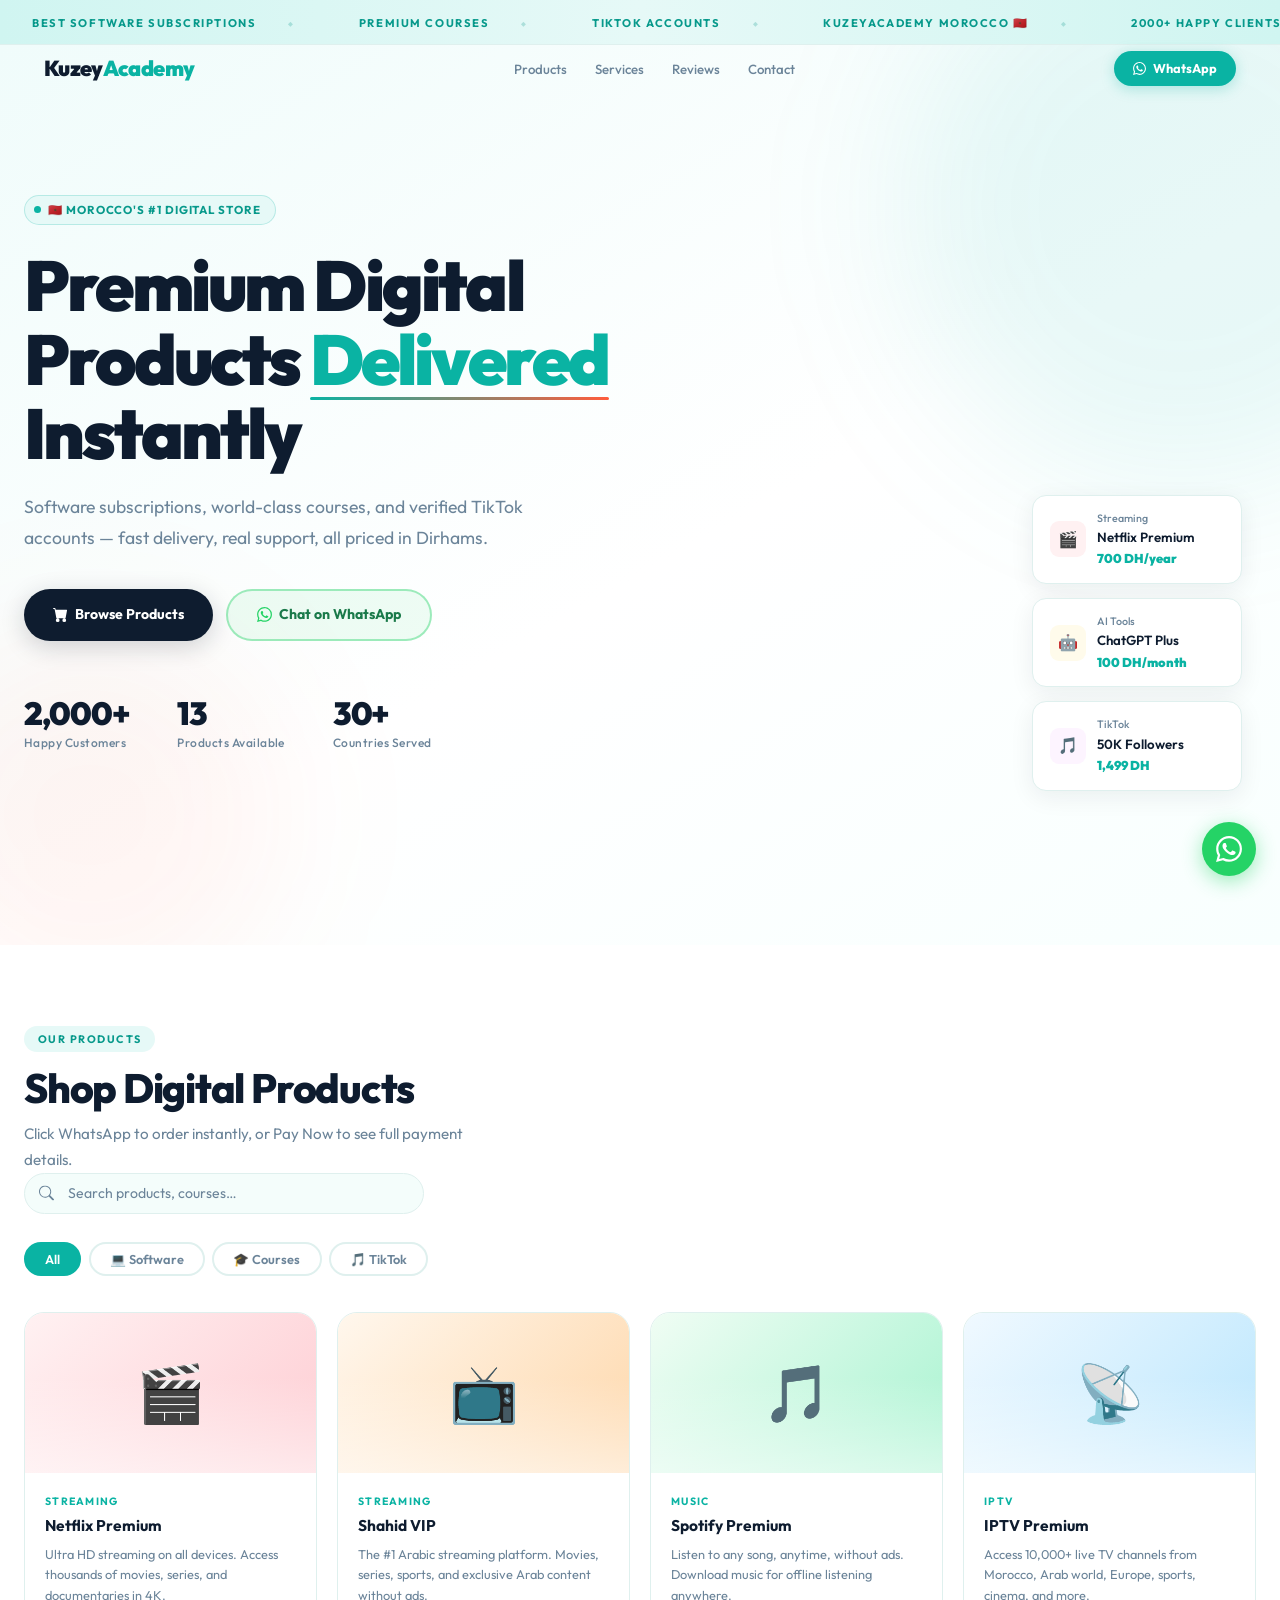
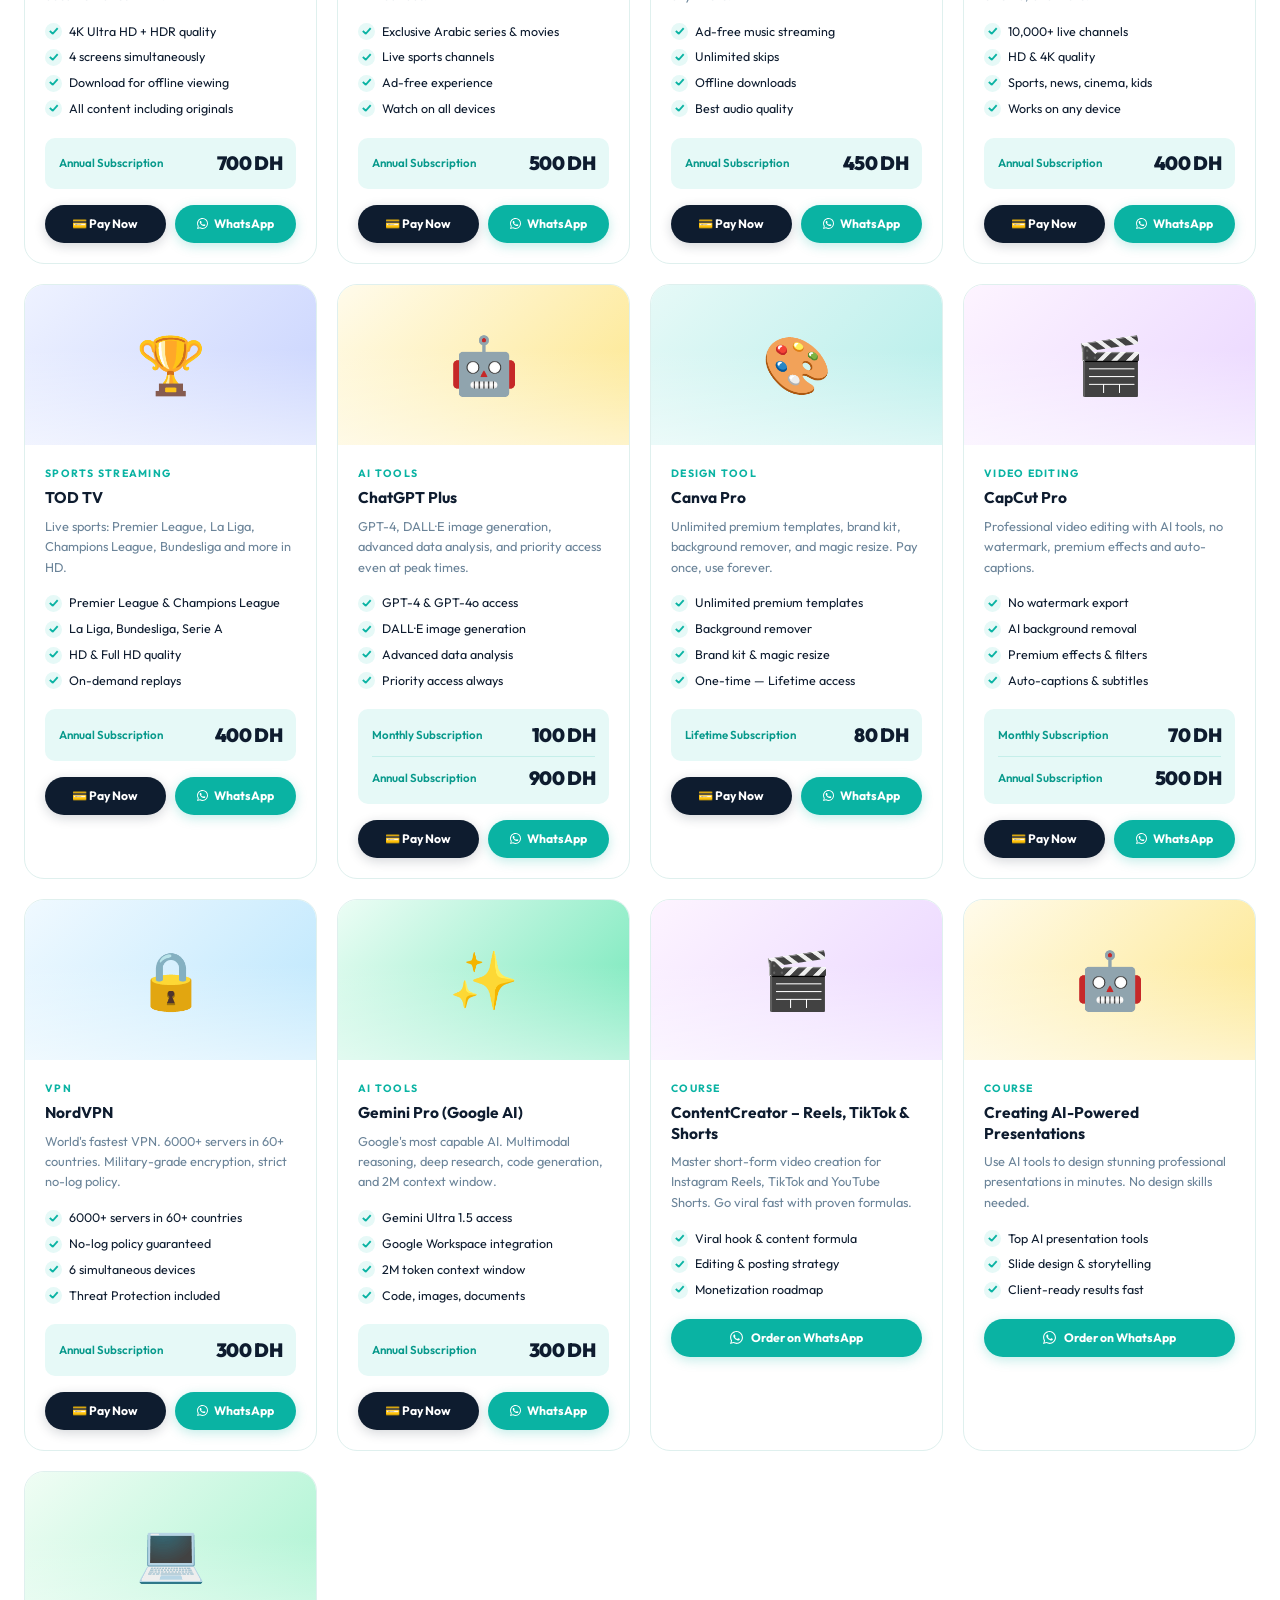
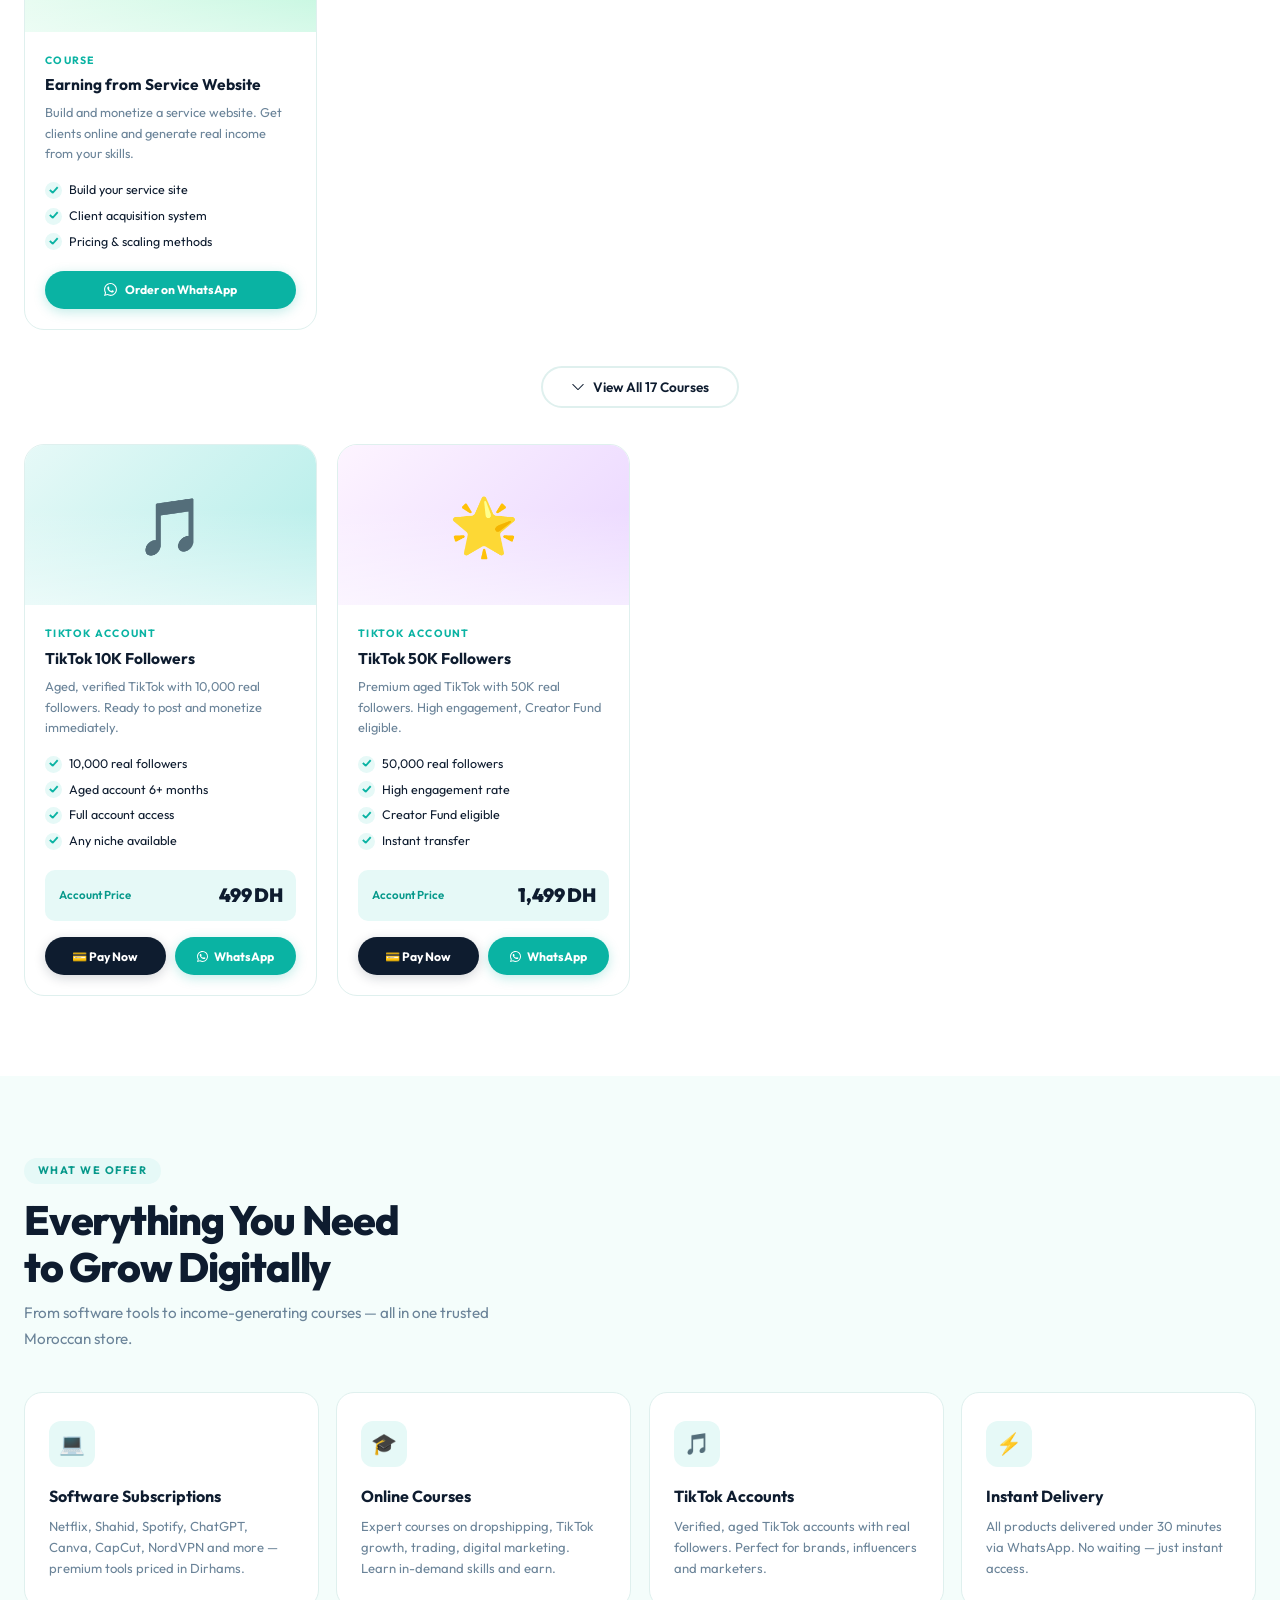
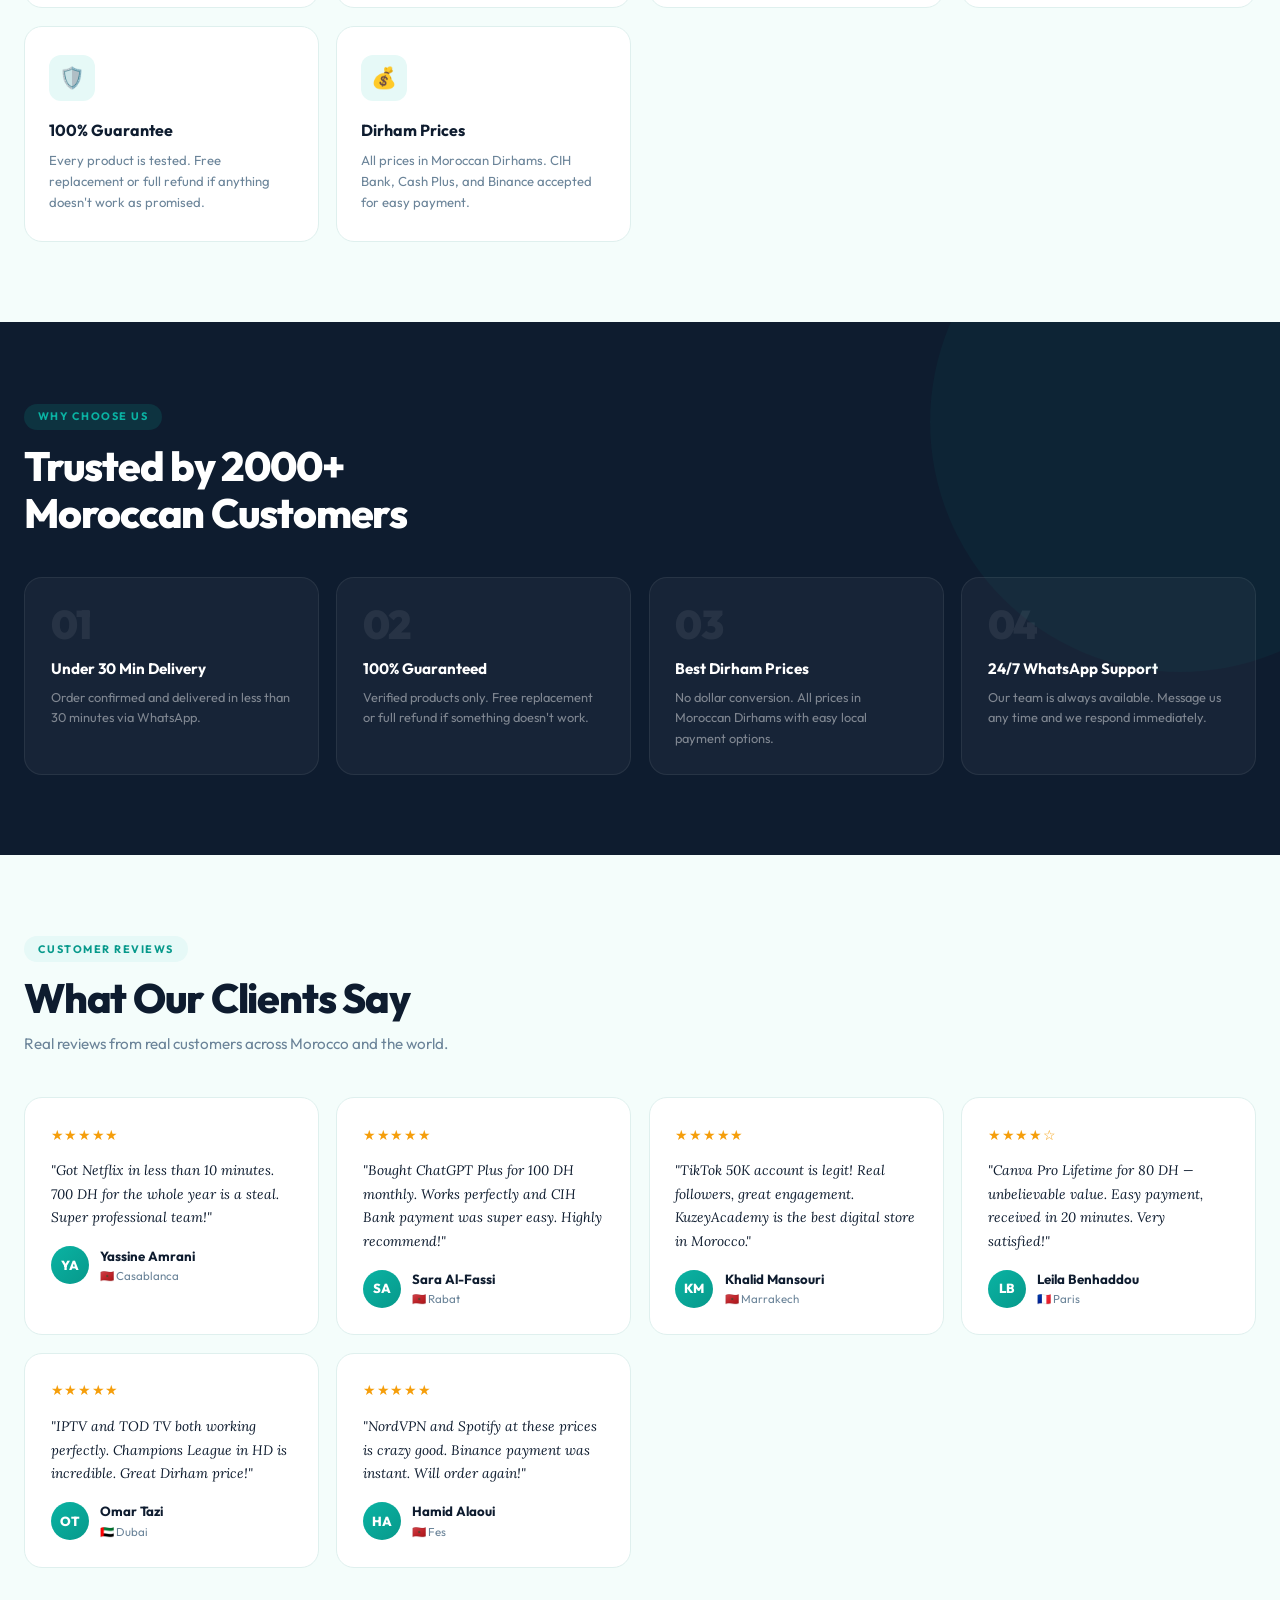
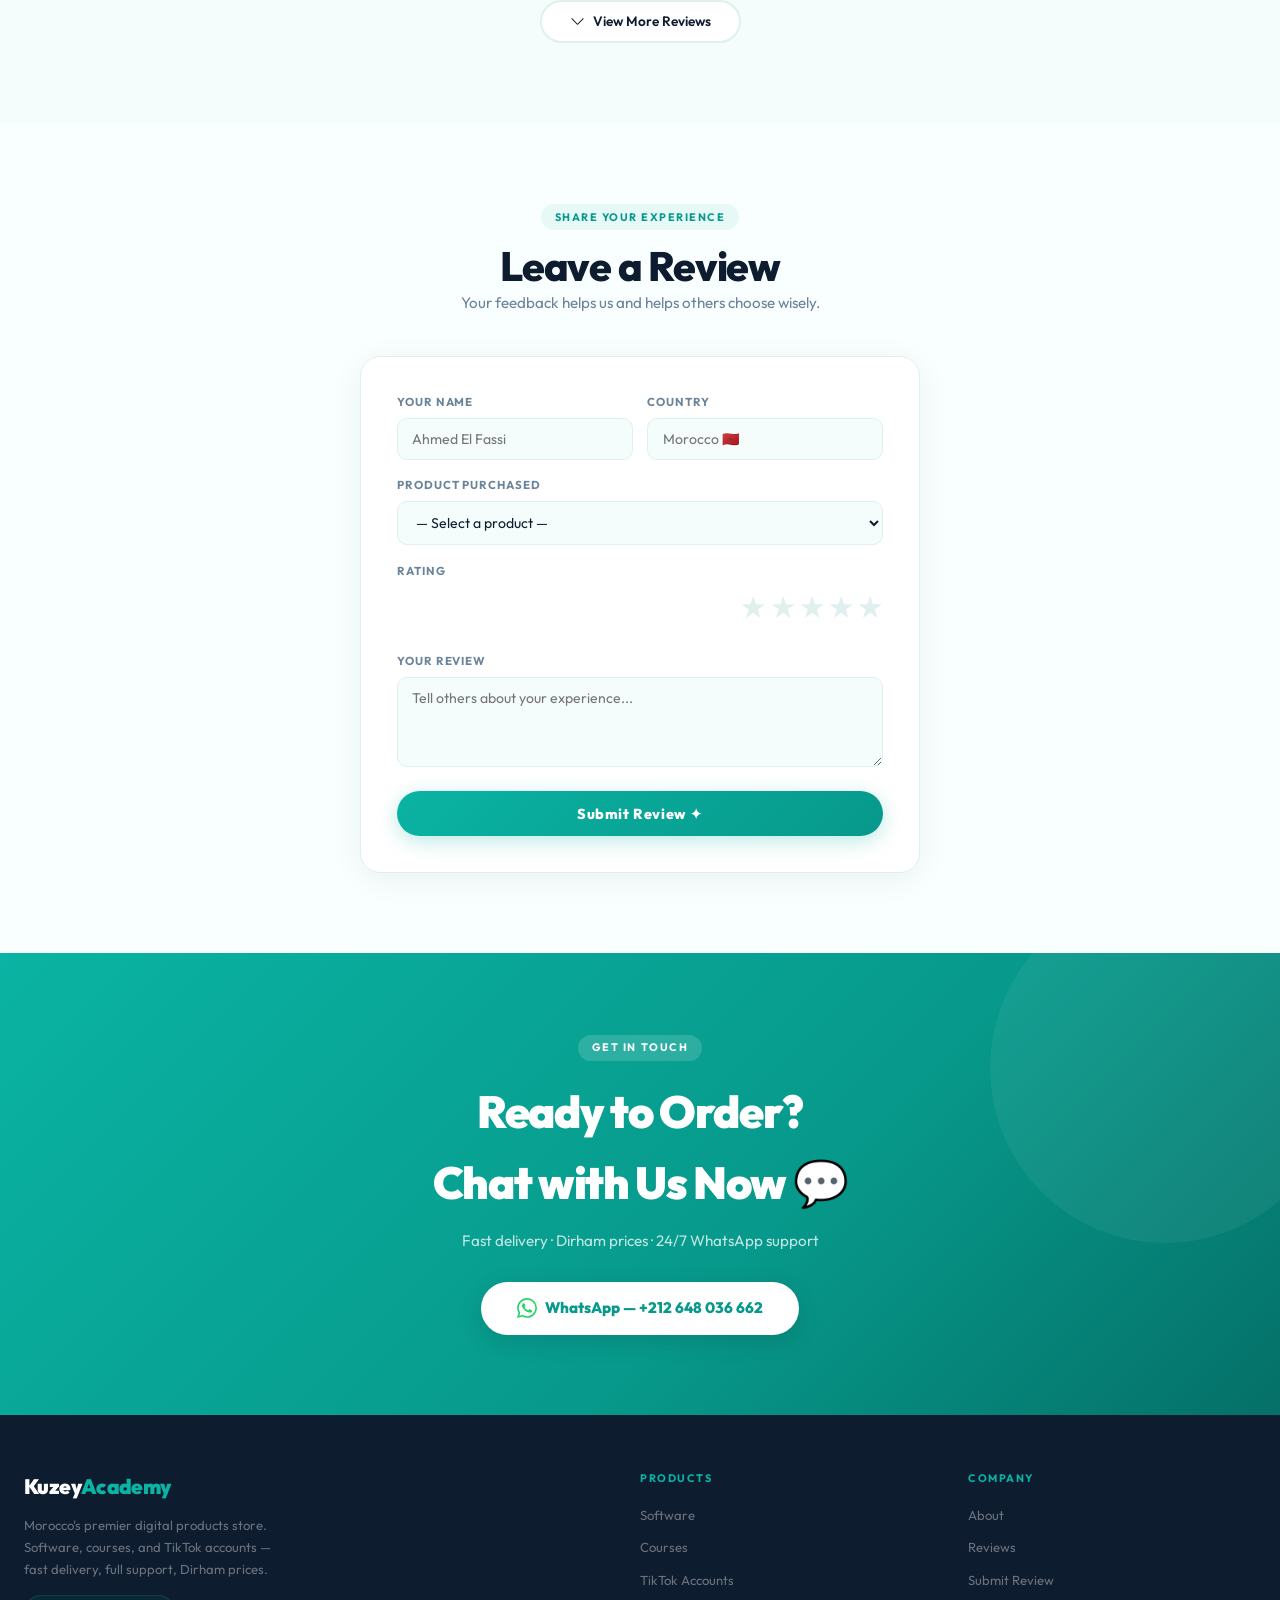
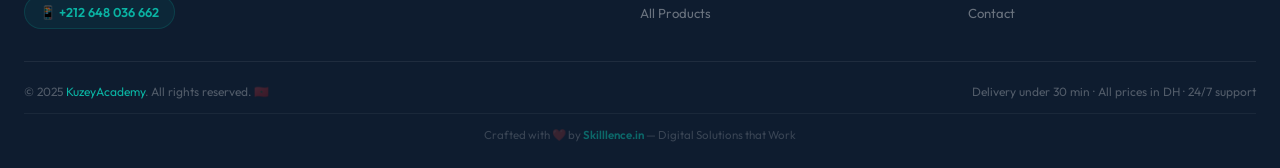
<file: KuzeyAcademy.html>
<!DOCTYPE html>
<html lang="en">
<head>
<meta charset="UTF-8">
<meta name="viewport" content="width=device-width, initial-scale=1.0, viewport-fit=cover">
<title>KuzeyAcademy – Software · Courses · TikTok</title>
<link rel="preconnect" href="https://fonts.googleapis.com">
<link rel="preconnect" href="https://fonts.gstatic.com" crossorigin>
<link href="https://fonts.googleapis.com/css2?family=Outfit:wght@400;500;600;700;800;900&family=Lora:ital@1&display=swap" rel="stylesheet">
<style>
:root{
  --ink:#0E1C2F;--ink2:#1A2E4A;
  --teal:#0AB3A3;--teal2:#07998B;--teal-lt:#E6F9F7;
  --coral:#FF5C3C;--sand:#F8FFFE;
  --border:#DFF0EE;--muted:#6B8499;
  --card:#F4FDFB;
}
*{margin:0;padding:0;box-sizing:border-box;-webkit-tap-highlight-color:transparent}
html{scroll-behavior:smooth}
body{background:#fff;color:var(--ink);font-family:'Outfit',sans-serif;overflow-x:hidden;line-height:1.6;-webkit-font-smoothing:antialiased}

/* TICKER */
.ticker-bar{background:linear-gradient(90deg,#d0f5f1 0%,#e6f9f7 50%,#d0f5f1 100%);overflow:hidden;white-space:nowrap;padding:9px 0;position:relative;z-index:50;border-bottom:1px solid var(--border)}
.ticker-inner{display:inline-block;animation:tick 32s linear infinite;will-change:transform}
.ticker-inner span{display:inline-block;padding:0 2rem;font-size:.7rem;font-weight:700;letter-spacing:.14em;text-transform:uppercase;color:var(--teal2)}
.ticker-inner span::after{content:'◆';margin-left:2rem;color:rgba(10,153,139,.25);font-size:.4rem;vertical-align:middle}
@keyframes tick{0%{transform:translateX(0)}100%{transform:translateX(-50%)}}

/* NAV */
nav{position:fixed;top:37px;left:0;right:0;z-index:100;transition:all .35s ease}
nav.scrolled{top:0;background:rgba(255,255,255,.96);backdrop-filter:blur(18px);box-shadow:0 1px 0 var(--border),0 4px 20px rgba(14,28,47,.06)}
.nav-in{max-width:1240px;margin:0 auto;padding:.85rem 1.5rem;display:flex;align-items:center;justify-content:space-between;gap:1rem}
.logo{font-size:1.35rem;font-weight:900;color:var(--ink);text-decoration:none;letter-spacing:-.03em;flex-shrink:0}
.logo em{color:var(--teal);font-style:normal}
.nav-links{display:flex;gap:1.75rem;list-style:none}
.nav-links a{color:var(--muted);text-decoration:none;font-size:.83rem;font-weight:500;transition:color .2s}
.nav-links a:hover{color:var(--teal)}
.nav-wa{display:inline-flex;align-items:center;gap:.4rem;background:var(--teal);color:#fff;padding:.48rem 1.2rem;border-radius:50px;font-size:.8rem;font-weight:700;text-decoration:none;transition:all .25s;box-shadow:0 3px 14px rgba(10,179,163,.28);flex-shrink:0}
.nav-wa:hover{background:var(--teal2);transform:translateY(-1px)}
.hamburger{display:none;flex-direction:column;gap:5px;cursor:pointer;padding:6px;border:none;background:none}
.hamburger span{display:block;width:22px;height:2px;background:var(--ink);border-radius:2px;transition:all .3s}
.mob-menu{display:none;position:fixed;inset:0;background:#fff;z-index:200;flex-direction:column;align-items:center;justify-content:center;gap:1.75rem}
.mob-menu.open{display:flex}
.mob-menu a{font-size:1.4rem;font-weight:700;color:var(--ink);text-decoration:none;transition:color .2s}
.mob-menu a:hover{color:var(--teal)}
.mob-close{position:absolute;top:1.25rem;right:1.25rem;background:none;border:none;font-size:1.5rem;cursor:pointer;color:var(--ink);padding:.25rem}

/* HERO */
.hero{min-height:100vh;padding:150px 1.5rem 80px;position:relative;overflow:hidden;background:linear-gradient(150deg,#F0FCFB 0%,#fff 55%,#F8FFFE 100%)}
.blob{position:absolute;border-radius:50%;filter:blur(72px);pointer-events:none}
.blob1{width:560px;height:560px;background:rgba(10,179,163,.09);top:-120px;right:-180px}
.blob2{width:380px;height:380px;background:rgba(255,92,60,.06);bottom:-60px;left:-100px}
.hero-in{max-width:1240px;margin:0 auto;position:relative;z-index:2}
.hero-pill{display:inline-flex;align-items:center;gap:.45rem;background:var(--teal-lt);border:1.5px solid rgba(10,179,163,.22);padding:.32rem .9rem .32rem .55rem;border-radius:50px;font-size:.72rem;font-weight:700;letter-spacing:.08em;text-transform:uppercase;color:var(--teal2);margin-bottom:1.5rem;animation:up .65s ease both}
.pill-dot{width:7px;height:7px;background:var(--teal);border-radius:50%;animation:blink 2s infinite;flex-shrink:0}
@keyframes blink{0%,100%{opacity:1}50%{opacity:.3}}
.hero h1{font-size:clamp(2.6rem,5.5vw,4.8rem);font-weight:900;line-height:1.05;letter-spacing:-.04em;color:var(--ink);animation:up .65s .08s ease both}
.hl{color:var(--teal);position:relative;display:inline-block}
.hl::after{content:'';position:absolute;left:0;bottom:-3px;width:100%;height:3px;border-radius:2px;background:linear-gradient(90deg,var(--teal),var(--coral));animation:lineIn .55s .7s ease both;transform-origin:left;transform:scaleX(0)}
@keyframes lineIn{to{transform:scaleX(1)}}
.hero-sub{font-size:clamp(.92rem,1.4vw,1.1rem);color:var(--muted);max-width:500px;line-height:1.75;margin:1.3rem 0 2.2rem;font-weight:400;animation:up .65s .16s ease both}
.hero-btns{display:flex;gap:.85rem;flex-wrap:wrap;animation:up .65s .24s ease both}
.btn-main{display:inline-flex;align-items:center;gap:.45rem;background:var(--ink);color:#fff;padding:.8rem 1.8rem;border-radius:50px;font-weight:700;font-size:.88rem;text-decoration:none;transition:all .28s;box-shadow:0 6px 24px rgba(14,28,47,.18)}
.btn-main:hover{background:var(--ink2);transform:translateY(-2px);box-shadow:0 10px 32px rgba(14,28,47,.26)}
.btn-ghost{display:inline-flex;align-items:center;gap:.45rem;border:2px solid rgba(37,211,102,.4);color:#1a7a4a;padding:.8rem 1.8rem;border-radius:50px;font-weight:700;font-size:.88rem;text-decoration:none;transition:all .28s;background:rgba(37,211,102,.07)}
.btn-ghost:hover{border-color:rgba(37,211,102,.7);background:rgba(37,211,102,.15);transform:translateY(-2px)}
.hero-stats{display:flex;gap:3rem;margin-top:3.5rem;flex-wrap:wrap;animation:up .65s .35s ease both}
.stat-n{font-size:2rem;font-weight:900;color:var(--ink);letter-spacing:-.04em;line-height:1}
.stat-l{font-size:.75rem;font-weight:500;color:var(--muted);letter-spacing:.04em;margin-top:.25rem}
.hero-cards{position:absolute;right:3%;top:50%;transform:translateY(-50%);display:flex;flex-direction:column;gap:.85rem;animation:up .65s .4s ease both}
.float-card{background:#fff;border:1.5px solid var(--border);border-radius:14px;padding:.9rem 1.1rem;display:flex;align-items:center;gap:.65rem;box-shadow:0 6px 24px rgba(14,28,47,.07);font-size:.83rem;font-weight:600;color:var(--ink);min-width:210px}
.float-card:nth-child(1){animation:float 4s ease-in-out infinite}
.float-card:nth-child(2){animation:float 4s .9s ease-in-out infinite}
.float-card:nth-child(3){animation:float 4s 1.8s ease-in-out infinite}
@keyframes float{0%,100%{transform:translateY(0)}50%{transform:translateY(-7px)}}
.float-icon{width:36px;height:36px;border-radius:9px;display:flex;align-items:center;justify-content:center;font-size:1rem;flex-shrink:0}
@keyframes up{from{opacity:0;transform:translateY(20px)}to{opacity:1;transform:translateY(0)}}

/* SECTIONS */
section{padding:80px 1.5rem}
.c{max-width:1240px;margin:0 auto}
.sec-tag{display:inline-block;background:var(--teal-lt);color:var(--teal2);font-size:.68rem;font-weight:700;letter-spacing:.14em;text-transform:uppercase;padding:.28rem .85rem;border-radius:50px;margin-bottom:.8rem}
.sec-h{font-size:clamp(1.8rem,3.2vw,2.6rem);font-weight:800;letter-spacing:-.03em;color:var(--ink);line-height:1.15}
.sec-sub{color:var(--muted);font-size:.95rem;line-height:1.7;max-width:480px;margin-top:.55rem;font-weight:400}

/* PRODUCTS */
.tabs{display:flex;gap:.45rem;margin:1.75rem 0 2.25rem;flex-wrap:wrap}
.tab{padding:.45rem 1.2rem;border-radius:50px;font-size:.8rem;font-weight:600;border:2px solid var(--border);background:#fff;color:var(--muted);cursor:pointer;transition:all .22s;font-family:'Outfit',sans-serif}
.tab.on,.tab:hover{background:var(--teal);color:#fff;border-color:var(--teal)}
.prod-grid{display:grid;grid-template-columns:repeat(auto-fill,minmax(280px,1fr));gap:1.25rem}
.prod-card{background:#fff;border:1.5px solid var(--border);border-radius:20px;overflow:hidden;transition:transform .3s,box-shadow .3s,border-color .3s;position:relative}
.prod-card:hover{transform:translateY(-6px);box-shadow:0 20px 50px rgba(14,28,47,.1);border-color:rgba(10,179,163,.3)}
.prod-badge{position:absolute;top:12px;left:12px;color:#fff;font-size:.62rem;font-weight:700;letter-spacing:.08em;text-transform:uppercase;padding:.22rem .7rem;border-radius:50px}
.prod-badge.red{background:var(--coral)}
.prod-badge.green{background:var(--teal)}
.prod-badge.amber{background:#F59E0B}
.prod-hero{height:160px;display:flex;align-items:center;justify-content:center;font-size:3.5rem;position:relative;overflow:hidden}
.prod-hero span{position:relative;z-index:1}
.prod-hero::after{content:'';position:absolute;inset:0;background:linear-gradient(to bottom,transparent 40%,rgba(255,255,255,.55));pointer-events:none}
.bg1{background:linear-gradient(135deg,#E6F9F7,#B2EDE9)}
.bg2{background:linear-gradient(135deg,#EEF2FF,#C7D2FE)}
.bg3{background:linear-gradient(135deg,#FFF7ED,#FED7AA)}
.bg4{background:linear-gradient(135deg,#F0FDF4,#A7F3D0)}
.bg5{background:linear-gradient(135deg,#FDF4FF,#E9D5FF)}
.bg6{background:linear-gradient(135deg,#FFFBEB,#FDE68A)}
.bg7{background:linear-gradient(135deg,#FFF1F2,#FECDD3)}
.bg8{background:linear-gradient(135deg,#F0F9FF,#BAE6FD)}
.bg9{background:linear-gradient(135deg,#ECFDF5,#6EE7B7)}
.prod-body{padding:1.25rem}
.prod-cat{font-size:.66rem;font-weight:700;letter-spacing:.12em;text-transform:uppercase;color:var(--teal);margin-bottom:.35rem}
.prod-title{font-size:.97rem;font-weight:700;color:var(--ink);line-height:1.3;margin-bottom:.5rem}
.prod-desc{font-size:.8rem;color:var(--muted);line-height:1.6;margin-bottom:.85rem;font-weight:400}
.prod-feats{list-style:none;margin-bottom:1rem}
.prod-feats li{font-size:.78rem;color:var(--ink);display:flex;align-items:flex-start;gap:.45rem;padding:.18rem 0;font-weight:400}
.prod-feats li::before{content:'✓';width:17px;height:17px;min-width:17px;border-radius:50%;background:var(--teal-lt);color:var(--teal);display:inline-flex;align-items:center;justify-content:center;font-size:.68rem;font-weight:900;margin-top:.1rem}
.price-box{background:var(--teal-lt);border-radius:10px;padding:.65rem .85rem;margin-bottom:1rem}
.price-row{display:flex;align-items:center;justify-content:space-between}
.price-label{font-size:.72rem;color:var(--teal2);font-weight:600}
.price-val{font-size:1.2rem;font-weight:900;color:var(--ink);letter-spacing:-.02em}
.price-row+.price-row{margin-top:.35rem;padding-top:.35rem;border-top:1px solid rgba(10,179,163,.15)}
.prod-btns{display:flex;gap:.6rem}
.btn-buy{flex:1;display:inline-flex;align-items:center;justify-content:center;gap:.4rem;background:var(--teal);color:#fff;padding:.58rem .9rem;border-radius:50px;font-weight:700;font-size:.76rem;text-decoration:none;transition:all .22s;box-shadow:0 3px 12px rgba(10,179,163,.25);border:none;cursor:pointer;font-family:'Outfit',sans-serif;white-space:nowrap}
.btn-buy:hover{background:var(--teal2);transform:translateY(-1px)}
.btn-pay{flex:1;display:inline-flex;align-items:center;justify-content:center;gap:.4rem;background:var(--ink);color:#fff;padding:.58rem .9rem;border-radius:50px;font-weight:700;font-size:.76rem;transition:all .22s;box-shadow:0 3px 12px rgba(14,28,47,.18);border:none;cursor:pointer;font-family:'Outfit',sans-serif;white-space:nowrap}
.btn-pay:hover{background:var(--ink2);transform:translateY(-1px)}

/* PAYMENT MODAL */
.modal-bg{position:fixed;inset:0;background:rgba(14,28,47,.5);z-index:500;display:none;align-items:center;justify-content:center;padding:1rem;backdrop-filter:blur(4px)}
.modal-bg.open{display:flex}
.modal{background:#fff;border-radius:20px;max-width:520px;width:100%;max-height:92vh;overflow-y:auto;position:relative;box-shadow:0 24px 80px rgba(14,28,47,.2);animation:modalIn .3s ease}
@keyframes modalIn{from{opacity:0;transform:translateY(20px) scale(.97)}to{opacity:1;transform:none}}
.modal-head{padding:1.5rem 1.5rem 1rem;border-bottom:1px solid var(--border);position:sticky;top:0;background:#fff;z-index:2;border-radius:20px 20px 0 0}
.modal-head h3{font-size:1.05rem;font-weight:800;color:var(--ink)}
.modal-head p{font-size:.8rem;color:var(--muted);margin-top:.2rem}
.modal-close{position:absolute;top:1.1rem;right:1.1rem;width:30px;height:30px;border-radius:50%;background:var(--card);border:none;cursor:pointer;font-size:1rem;display:flex;align-items:center;justify-content:center;color:var(--muted);transition:background .2s}
.modal-close:hover{background:var(--border)}
.modal-body{padding:1.25rem 1.5rem 1.5rem}
.modal-product{background:var(--teal-lt);border-radius:10px;padding:.75rem 1rem;margin-bottom:1.2rem;display:flex;align-items:center;justify-content:space-between;flex-wrap:wrap;gap:.5rem}
.modal-product-name{font-weight:700;font-size:.9rem;color:var(--ink)}
.modal-product-price{font-weight:900;font-size:1rem;color:var(--teal2)}
.steps-title{font-size:.72rem;font-weight:700;letter-spacing:.1em;text-transform:uppercase;color:var(--muted);margin-bottom:.75rem}
.steps{display:flex;flex-direction:column;gap:.65rem;margin-bottom:1.2rem}
.step{display:flex;gap:.75rem;align-items:flex-start}
.step-n{width:24px;height:24px;min-width:24px;border-radius:50%;background:var(--teal);color:#fff;font-size:.72rem;font-weight:800;display:flex;align-items:center;justify-content:center;margin-top:.1rem}
.step-txt{font-size:.82rem;color:var(--ink);line-height:1.55;font-weight:400}
.step-txt strong{font-weight:700}
.pay-methods{display:grid;grid-template-columns:1fr 1fr 1fr;gap:.65rem;margin-bottom:1.2rem}
.pay-method{background:var(--card);border:1.5px solid var(--border);border-radius:12px;padding:.85rem .7rem;text-align:center;transition:border-color .2s}
.pay-method:hover{border-color:var(--teal)}
.pay-method-icon{font-size:1.4rem;margin-bottom:.35rem}
.pay-method-name{font-size:.72rem;font-weight:700;color:var(--ink)}
.pay-info-box{background:var(--card);border:1.5px solid var(--border);border-radius:12px;padding:1rem 1.1rem;margin-bottom:1.1rem}
.pay-info-box h5{font-size:.72rem;font-weight:700;letter-spacing:.1em;text-transform:uppercase;color:var(--teal2);margin-bottom:.6rem}
.pay-info-row{display:flex;justify-content:space-between;align-items:center;padding:.3rem 0;border-bottom:1px solid var(--border);gap:.5rem}
.pay-info-row:last-child{border-bottom:none}
.pay-info-key{font-size:.77rem;color:var(--muted);font-weight:500;flex-shrink:0}
.pay-info-val{font-size:.77rem;color:var(--ink);font-weight:700;text-align:right;word-break:break-all}
.copy-btn{background:var(--teal-lt);border:none;color:var(--teal2);font-size:.68rem;font-weight:700;padding:.18rem .5rem;border-radius:4px;cursor:pointer;font-family:'Outfit',sans-serif;flex-shrink:0}
.copy-btn:hover{background:#b2ede9}
.modal-note{background:#FFFBEB;border:1.5px solid #FDE68A;border-radius:10px;padding:.75rem 1rem;font-size:.8rem;color:#92400E;line-height:1.55;margin-bottom:1.1rem}
.modal-wa-btn{width:100%;padding:.85rem;background:#25D366;color:#fff;border:none;border-radius:50px;cursor:pointer;font-family:'Outfit',sans-serif;font-weight:800;font-size:.9rem;display:flex;align-items:center;justify-content:center;gap:.5rem;transition:all .25s;box-shadow:0 4px 18px rgba(37,211,102,.3)}
.modal-wa-btn:hover{background:#20b558;transform:translateY(-1px)}

/* TOAST POPUP */
.toast-popup{position:fixed;left:1.25rem;bottom:1.5rem;z-index:400;background:#fff;border:1.5px solid var(--border);border-radius:14px;padding:.8rem 1rem;display:flex;align-items:center;gap:.75rem;box-shadow:0 8px 32px rgba(14,28,47,.14);max-width:290px;width:calc(100vw - 2.5rem);transform:translateX(-140%);transition:transform .45s cubic-bezier(.34,1.56,.64,1);cursor:pointer}
.toast-popup.show{transform:translateX(0)}
.toast-popup:hover{box-shadow:0 12px 40px rgba(14,28,47,.18)}
.toast-av{width:40px;height:40px;border-radius:50%;background:linear-gradient(135deg,var(--teal),var(--teal2));display:flex;align-items:center;justify-content:center;font-weight:800;font-size:.85rem;color:#fff;flex-shrink:0}
.toast-name{font-size:.82rem;font-weight:700;color:var(--ink);line-height:1.3}
.toast-detail{font-size:.75rem;color:var(--muted);margin-top:.15rem;line-height:1.4}
.toast-product{color:var(--teal2);font-weight:600}
.toast-wa{font-size:.68rem;color:#25D366;font-weight:600;display:flex;align-items:center;gap:.25rem;margin-top:.2rem}
.toast-time{font-size:.65rem;color:var(--muted);margin-left:auto;align-self:flex-start;flex-shrink:0;padding-top:.05rem}

/* SERVICES */
.svc-grid{display:grid;grid-template-columns:repeat(auto-fit,minmax(240px,1fr));gap:1.1rem;margin-top:2.5rem}
.svc-card{background:#fff;border:1.5px solid var(--border);border-radius:18px;padding:1.75rem 1.5rem;transition:all .28s;position:relative;overflow:hidden}
.svc-card::before{content:'';position:absolute;top:0;left:0;right:0;height:3px;background:linear-gradient(90deg,var(--teal),var(--coral));transform:scaleX(0);transform-origin:left;transition:transform .28s}
.svc-card:hover{transform:translateY(-5px);box-shadow:0 16px 40px rgba(14,28,47,.09);border-color:rgba(10,179,163,.25)}
.svc-card:hover::before{transform:scaleX(1)}
.svc-ico{width:46px;height:46px;border-radius:12px;display:flex;align-items:center;justify-content:center;font-size:1.3rem;margin-bottom:1.1rem;background:var(--teal-lt)}
.svc-card h3{font-size:1rem;font-weight:700;color:var(--ink);margin-bottom:.4rem}
.svc-card p{font-size:.82rem;color:var(--muted);line-height:1.6;font-weight:400}

/* WHY */
.why-bg{background:var(--ink);position:relative;overflow:hidden}
.why-bg::before{content:'';position:absolute;top:-150px;right:-150px;width:500px;height:500px;border-radius:50%;background:rgba(10,179,163,.05);pointer-events:none}
.why-grid{display:grid;grid-template-columns:repeat(auto-fit,minmax(210px,1fr));gap:1.1rem;margin-top:2.5rem}
.why-card{background:rgba(255,255,255,.04);border:1.5px solid rgba(255,255,255,.07);border-radius:18px;padding:1.6rem;transition:all .28s}
.why-card:hover{background:rgba(10,179,163,.07);border-color:rgba(10,179,163,.2);transform:translateY(-4px)}
.why-n{font-size:2.5rem;font-weight:900;letter-spacing:-.04em;color:rgba(255,255,255,.07);line-height:1;margin-bottom:.8rem}
.why-card h4{font-size:.95rem;font-weight:700;color:#fff;margin-bottom:.35rem}
.why-card p{font-size:.8rem;color:rgba(255,255,255,.45);line-height:1.6;font-weight:400}

/* REVIEWS */
.rev-grid{display:grid;grid-template-columns:repeat(auto-fill,minmax(280px,1fr));gap:1.1rem;margin-top:2.5rem}
.rev-card{background:#fff;border:1.5px solid var(--border);border-radius:18px;padding:1.6rem;transition:all .28s}
.rev-card:hover{transform:translateY(-4px);box-shadow:0 14px 36px rgba(14,28,47,.08);border-color:rgba(10,179,163,.2)}
.stars{color:#F59E0B;font-size:.9rem;letter-spacing:.05em;margin-bottom:.8rem}
.rev-text{font-size:.86rem;color:var(--ink);line-height:1.7;margin-bottom:1rem;font-family:'Lora',serif;font-style:italic}
.rev-author{display:flex;align-items:center;gap:.7rem}
.rev-av{width:38px;height:38px;border-radius:50%;background:linear-gradient(135deg,var(--teal),var(--teal2));display:flex;align-items:center;justify-content:center;font-weight:800;font-size:.82rem;color:#fff;flex-shrink:0}
.rev-name{font-weight:700;font-size:.83rem;color:var(--ink)}
.rev-loc{font-size:.72rem;color:var(--muted);font-weight:400}
.rev-hidden{display:none}
.view-more-wrap{text-align:center;margin-top:2rem}
.btn-view-more{display:inline-flex;align-items:center;gap:.5rem;border:2px solid var(--border);color:var(--ink);padding:.65rem 1.75rem;border-radius:50px;font-weight:600;font-size:.85rem;cursor:pointer;background:#fff;transition:all .25s;font-family:'Outfit',sans-serif}
.btn-view-more:hover{border-color:var(--teal);color:var(--teal)}

/* FORM */
.form-bg{background:var(--sand)}
.form-wrap{max-width:560px;margin:2.5rem auto 0;background:#fff;border:1.5px solid var(--border);border-radius:20px;padding:2.25rem;box-shadow:0 6px 32px rgba(14,28,47,.06)}
.frow{display:grid;grid-template-columns:1fr 1fr;gap:.9rem}
.fg{margin-bottom:1.05rem}
.fg label{display:block;font-size:.72rem;font-weight:700;letter-spacing:.08em;text-transform:uppercase;color:var(--muted);margin-bottom:.4rem}
.fg input,.fg select,.fg textarea{width:100%;background:var(--card);border:1.5px solid var(--border);border-radius:10px;padding:.68rem .9rem;color:var(--ink);font-family:'Outfit',sans-serif;font-size:.88rem;outline:none;transition:border-color .2s,box-shadow .2s;font-weight:400}
.fg input:focus,.fg select:focus,.fg textarea:focus{border-color:var(--teal);box-shadow:0 0 0 3px rgba(10,179,163,.1)}
.fg textarea{resize:vertical;min-height:90px}
.fg select option{background:#fff;color:var(--ink)}
.star-wrap{display:flex;flex-direction:row-reverse;gap:.25rem;margin-bottom:1.05rem;justify-content:flex-start}
.star-wrap input{display:none}
.star-wrap label{font-size:1.65rem;color:var(--border);cursor:pointer;transition:color .15s}
.star-wrap label:hover,.star-wrap label:hover~label,.star-wrap input:checked~label{color:#F59E0B}
.btn-sub{width:100%;padding:.85rem;background:linear-gradient(135deg,var(--teal),var(--teal2));color:#fff;border:none;border-radius:50px;cursor:pointer;font-family:'Outfit',sans-serif;font-weight:800;font-size:.9rem;letter-spacing:.04em;transition:all .28s;box-shadow:0 5px 20px rgba(10,179,163,.28)}
.btn-sub:hover{transform:translateY(-2px);box-shadow:0 8px 28px rgba(10,179,163,.4)}
.ok-msg{display:none;text-align:center;padding:.8rem;color:var(--teal);font-weight:700;font-size:.9rem;margin-top:.4rem}

/* CTA */
.cta-sec{background:linear-gradient(135deg,var(--teal),var(--teal2) 60%,#057068);padding:80px 1.5rem;text-align:center;position:relative;overflow:hidden}
.cta-sec::before{content:'';position:absolute;top:-60px;right:-60px;width:350px;height:350px;border-radius:50%;background:rgba(255,255,255,.05);pointer-events:none}
.cta-sec h2{font-size:clamp(1.8rem,4vw,2.8rem);font-weight:900;color:#fff;letter-spacing:-.03em;margin-bottom:.65rem}
.cta-sec p{color:rgba(255,255,255,.75);font-size:.95rem;margin-bottom:1.75rem;font-weight:400}
.btn-cta{display:inline-flex;align-items:center;gap:.55rem;background:#fff;color:var(--teal2);padding:.9rem 2.2rem;border-radius:50px;font-weight:800;font-size:.95rem;text-decoration:none;transition:all .28s;box-shadow:0 6px 24px rgba(0,0,0,.12)}
.btn-cta:hover{transform:translateY(-2px);box-shadow:0 10px 32px rgba(0,0,0,.18)}

/* FOOTER */
footer{background:var(--ink);padding:55px 1.5rem 24px}
.foot-grid{max-width:1240px;margin:0 auto;display:grid;grid-template-columns:2fr 1fr 1fr;gap:2.5rem}
.foot-logo{font-size:1.3rem;font-weight:900;color:#fff;text-decoration:none;letter-spacing:-.03em}
.foot-logo em{color:var(--teal);font-style:normal}
.foot-desc{font-size:.82rem;color:rgba(255,255,255,.38);line-height:1.7;margin-top:.65rem;max-width:260px;font-weight:400}
.foot-h{font-size:.68rem;font-weight:700;letter-spacing:.14em;text-transform:uppercase;color:var(--teal);margin-bottom:.9rem}
.foot-col ul{list-style:none}
.foot-col ul li{margin-bottom:.45rem}
.foot-col ul a{color:rgba(255,255,255,.38);text-decoration:none;font-size:.82rem;transition:color .2s;font-weight:400}
.foot-col ul a:hover{color:var(--teal)}
.foot-bot{max-width:1240px;margin:1.75rem auto 0;padding-top:1.25rem;border-top:1px solid rgba(255,255,255,.07);display:flex;align-items:center;justify-content:space-between;flex-wrap:wrap;gap:.6rem}
.foot-bot p{font-size:.75rem;color:rgba(255,255,255,.28);font-weight:400}
.foot-credit{max-width:1240px;margin:.75rem auto 0;text-align:center;padding-top:.75rem;border-top:1px solid rgba(255,255,255,.05)}
.foot-credit p{font-size:.72rem;color:rgba(255,255,255,.18);font-weight:400}
.foot-credit a{color:rgba(10,179,163,.5);text-decoration:none;font-weight:600;transition:color .2s}
.foot-credit a:hover{color:var(--teal)}

/* TOAST POPUP */
.toast-popup{
  position:fixed;left:1.25rem;bottom:1.5rem;z-index:400;
  background:#fff;border:1.5px solid var(--border);border-radius:14px;
  padding:.8rem 1rem;display:flex;align-items:center;gap:.75rem;
  box-shadow:0 8px 32px rgba(14,28,47,.14);
  max-width:285px;width:calc(100vw - 2.5rem);
  transform:translateX(-130%);
  transition:transform .45s cubic-bezier(.34,1.56,.64,1);
  cursor:pointer;text-decoration:none;color:inherit;
}
.toast-popup.show{transform:translateX(0)}
.toast-popup:hover{box-shadow:0 12px 40px rgba(14,28,47,.18);text-decoration:none}
.toast-av{width:40px;height:40px;min-width:40px;border-radius:50%;background:linear-gradient(135deg,var(--teal),var(--teal2));display:flex;align-items:center;justify-content:center;font-weight:800;font-size:.82rem;color:#fff}
.toast-name{font-size:.8rem;font-weight:700;color:var(--ink);line-height:1.3}
.toast-detail{font-size:.73rem;color:var(--muted);margin-top:.12rem;line-height:1.4}
.toast-product{color:var(--teal2);font-weight:700}
.toast-wa{font-size:.67rem;color:#25D366;font-weight:600;display:flex;align-items:center;gap:.25rem;margin-top:.18rem}
.toast-time{font-size:.64rem;color:var(--muted);margin-left:auto;align-self:flex-start;flex-shrink:0}

/* SEARCH BAR */
.search-wrap{position:relative;max-width:400px;margin-bottom:1.5rem}
.search-wrap input{width:100%;background:var(--card);border:1.5px solid var(--border);border-radius:50px;padding:.65rem 1rem .65rem 2.7rem;font-family:'Outfit',sans-serif;font-size:.88rem;color:var(--ink);outline:none;transition:border-color .2s,box-shadow .2s}
.search-wrap input:focus{border-color:var(--teal);box-shadow:0 0 0 3px rgba(10,179,163,.1)}
.search-wrap input::placeholder{color:var(--muted)}
.search-icon{position:absolute;left:.95rem;top:50%;transform:translateY(-50%);color:var(--muted);pointer-events:none}

/* COURSE HIDDEN */
.co-hidden{display:none}
.view-courses-wrap{grid-column:1/-1;text-align:center;padding:.5rem 0 .5rem}

/* WA FLOAT */
.wa-float{position:fixed;bottom:1.5rem;right:1.5rem;z-index:300}
.wa-tip{position:absolute;bottom:66px;right:0;background:var(--ink);color:#fff;border-radius:8px;padding:.4rem .85rem;font-size:.76rem;white-space:nowrap;opacity:0;transform:translateY(4px);transition:all .22s;pointer-events:none}
.wa-tip::after{content:'';position:absolute;top:100%;right:16px;border:5px solid transparent;border-top-color:var(--ink)}
.wa-float:hover .wa-tip{opacity:1;transform:translateY(0)}
.wa-btn{width:54px;height:54px;border-radius:50%;background:#25D366;display:flex;align-items:center;justify-content:center;box-shadow:0 5px 20px rgba(37,211,102,.45);animation:wap 2.5s ease infinite;transition:transform .22s;text-decoration:none}
.wa-btn:hover{transform:scale(1.08)}
.wa-btn svg{width:26px;height:26px;fill:#fff}
@keyframes wap{0%,100%{box-shadow:0 5px 20px rgba(37,211,102,.45)}50%{box-shadow:0 5px 35px rgba(37,211,102,.65),0 0 0 9px rgba(37,211,102,.09)}}

/* REVEAL */
.rv{opacity:0;transform:translateY(24px);transition:opacity .6s ease,transform .6s ease}
.rv.in{opacity:1;transform:none}

/* RESPONSIVE */
@media(max-width:1024px){.hero-cards{display:none}}
@media(max-width:768px){
  nav{top:37px}nav.scrolled{top:0}
  .nav-links,.nav-wa{display:none}
  .hamburger{display:flex}
  .hero{padding-top:120px;padding-bottom:60px}
  .frow{grid-template-columns:1fr}
  .foot-grid{grid-template-columns:1fr;gap:1.75rem}
  .foot-bot{flex-direction:column;text-align:center}
  section{padding:60px 1.25rem}
  .pay-methods{grid-template-columns:1fr 1fr 1fr}
}
@media(max-width:500px){
  .hero h1{font-size:2.35rem}
  .hero-btns{flex-direction:column}
  .btn-main,.btn-ghost{justify-content:center;text-align:center}
  .hero-stats{gap:1.5rem}
  .modal-body{padding:1rem 1.1rem 1.25rem}
  .modal-head{padding:1.25rem 1.1rem .85rem}
  .pay-methods{gap:.4rem}
  .pay-method{padding:.7rem .4rem}
}
</style>
</head>
<body>

<!-- TICKER -->
<div class="ticker-bar">
  <div class="ticker-inner">
    <span>Best Software Subscriptions</span><span>Premium Courses</span><span>TikTok Accounts</span><span>KuzeyAcademy Morocco 🇲🇦</span><span>2000+ Happy Clients</span><span>Instant Delivery via WhatsApp</span><span>Best Prices in Dirhams</span>
    <span>Best Software Subscriptions</span><span>Premium Courses</span><span>TikTok Accounts</span><span>KuzeyAcademy Morocco 🇲🇦</span><span>2000+ Happy Clients</span><span>Instant Delivery via WhatsApp</span><span>Best Prices in Dirhams</span>
  </div>
</div>

<!-- NAV -->
<nav id="nav">
  <div class="nav-in">
    <a href="#" class="logo">Kuzey<em>Academy</em></a>
    <ul class="nav-links">
      <li><a href="#products">Products</a></li>
      <li><a href="#services">Services</a></li>
      <li><a href="#reviews">Reviews</a></li>
      <li><a href="#contact">Contact</a></li>
    </ul>
    <a href="https://wa.me/212648036662?text=Salam%20KuzeyAcademy!%20Bghi%20n3rf%20aktar%203la%20products%20dyalkom." target="_blank" class="nav-wa">
      <svg xmlns="http://www.w3.org/2000/svg" width="13" height="13" fill="currentColor" viewBox="0 0 24 24"><path d="M17.472 14.382c-.297-.149-1.758-.867-2.03-.967-.273-.099-.471-.148-.67.15-.197.297-.767.966-.94 1.164-.173.199-.347.223-.644.075-.297-.15-1.255-.463-2.39-1.475-.883-.788-1.48-1.761-1.653-2.059-.173-.297-.018-.458.13-.606.134-.133.298-.347.446-.52.149-.174.198-.298.298-.497.099-.198.05-.371-.025-.52-.075-.149-.669-1.612-.916-2.207-.242-.579-.487-.5-.669-.51-.173-.008-.371-.01-.57-.01-.198 0-.52.074-.792.372-.272.297-1.04 1.016-1.04 2.479 0 1.462 1.065 2.875 1.213 3.074.149.198 2.096 3.2 5.077 4.487.709.306 1.262.489 1.694.625.712.227 1.36.195 1.871.118.571-.085 1.758-.719 2.006-1.413.248-.694.248-1.289.173-1.413-.074-.124-.272-.198-.57-.347m-5.421 7.403h-.004a9.87 9.87 0 01-5.031-1.378l-.361-.214-3.741.982.998-3.648-.235-.374a9.86 9.86 0 01-1.51-5.26c.001-5.45 4.436-9.884 9.888-9.884 2.64 0 5.122 1.03 6.988 2.898a9.825 9.825 0 012.893 6.994c-.003 5.45-4.437 9.884-9.885 9.884m8.413-18.297A11.815 11.815 0 0012.05 0C5.495 0 .16 5.335.157 11.892c0 2.096.547 4.142 1.588 5.945L.057 24l6.305-1.654a11.882 11.882 0 005.683 1.448h.005c6.554 0 11.89-5.335 11.893-11.893a11.821 11.821 0 00-3.48-8.413z"/></svg>
      WhatsApp
    </a>
    <button class="hamburger" onclick="openMob()"><span></span><span></span><span></span></button>
  </div>
</nav>

<!-- MOB MENU -->
<div class="mob-menu" id="mob">
  <button class="mob-close" onclick="closeMob()">✕</button>
  <a href="#products" onclick="closeMob()">Products</a>
  <a href="#services" onclick="closeMob()">Services</a>
  <a href="#reviews" onclick="closeMob()">Reviews</a>
  <a href="#contact" onclick="closeMob()">Contact</a>
  <a href="https://wa.me/212648036662" target="_blank" style="color:var(--teal)">📲 WhatsApp</a>
</div>

<!-- HERO -->
<section class="hero" id="home">
  <div class="blob blob1"></div><div class="blob blob2"></div>
  <div class="hero-in">
    <div style="max-width:600px">
      <div class="hero-pill"><div class="pill-dot"></div><span>🇲🇦 Morocco's #1 Digital Store</span></div>
      <h1>Premium Digital<br>Products <span class="hl">Delivered</span><br>Instantly</h1>
      <p class="hero-sub">Software subscriptions, world-class courses, and verified TikTok accounts — fast delivery, real support, all priced in Dirhams.</p>
      <div class="hero-btns">
        <a href="#products" class="btn-main">
          <svg xmlns="http://www.w3.org/2000/svg" width="15" height="15" fill="currentColor" viewBox="0 0 16 16"><path d="M0 1.5A.5.5 0 0 1 .5 1H2a.5.5 0 0 1 .485.379L2.89 3H14.5a.5.5 0 0 1 .491.592l-1.5 8A.5.5 0 0 1 13 12H4a.5.5 0 0 1-.491-.408L2.01 3.607 1.61 2H.5a.5.5 0 0 1-.5-.5zM5 12a2 2 0 1 0 0 4 2 2 0 0 0 0-4zm7 0a2 2 0 1 0 0 4 2 2 0 0 0 0-4z"/></svg>
          Browse Products
        </a>
        <a href="https://wa.me/212648036662?text=Salam!%20Bghi%20n3rf%20aktar%203la%20products%20dyalkom." target="_blank" class="btn-ghost">
          <svg xmlns="http://www.w3.org/2000/svg" width="15" height="15" fill="#25D366" viewBox="0 0 24 24"><path d="M17.472 14.382c-.297-.149-1.758-.867-2.03-.967-.273-.099-.471-.148-.67.15-.197.297-.767.966-.94 1.164-.173.199-.347.223-.644.075-.297-.15-1.255-.463-2.39-1.475-.883-.788-1.48-1.761-1.653-2.059-.173-.297-.018-.458.13-.606.134-.133.298-.347.446-.52.149-.174.198-.298.298-.497.099-.198.05-.371-.025-.52-.075-.149-.669-1.612-.916-2.207-.242-.579-.487-.5-.669-.51-.173-.008-.371-.01-.57-.01-.198 0-.52.074-.792.372-.272.297-1.04 1.016-1.04 2.479 0 1.462 1.065 2.875 1.213 3.074.149.198 2.096 3.2 5.077 4.487.709.306 1.262.489 1.694.625.712.227 1.36.195 1.871.118.571-.085 1.758-.719 2.006-1.413.248-.694.248-1.289.173-1.413-.074-.124-.272-.198-.57-.347m-5.421 7.403h-.004a9.87 9.87 0 01-5.031-1.378l-.361-.214-3.741.982.998-3.648-.235-.374a9.86 9.86 0 01-1.51-5.26c.001-5.45 4.436-9.884 9.888-9.884 2.64 0 5.122 1.03 6.988 2.898a9.825 9.825 0 012.893 6.994c-.003 5.45-4.437 9.884-9.885 9.884m8.413-18.297A11.815 11.815 0 0012.05 0C5.495 0 .16 5.335.157 11.892c0 2.096.547 4.142 1.588 5.945L.057 24l6.305-1.654a11.882 11.882 0 005.683 1.448h.005c6.554 0 11.89-5.335 11.893-11.893a11.821 11.821 0 00-3.48-8.413z"/></svg>
          Chat on WhatsApp
        </a>
      </div>
      <div class="hero-stats">
        <div><div class="stat-n" id="c1">0</div><div class="stat-l">Happy Customers</div></div>
        <div><div class="stat-n" id="c2">0</div><div class="stat-l">Products Available</div></div>
        <div><div class="stat-n" id="c3">0</div><div class="stat-l">Countries Served</div></div>
      </div>
    </div>
  </div>
  <div class="hero-cards">
    <div class="float-card"><div class="float-icon" style="background:#FFF1F2">🎬</div><div><div style="font-size:.67rem;color:var(--muted);font-weight:500">Streaming</div><div>Netflix Premium</div><div style="font-weight:900;color:var(--teal);font-size:.8rem">700 DH/year</div></div></div>
    <div class="float-card"><div class="float-icon" style="background:#FFFBEB">🤖</div><div><div style="font-size:.67rem;color:var(--muted);font-weight:500">AI Tools</div><div>ChatGPT Plus</div><div style="font-weight:900;color:var(--teal);font-size:.8rem">100 DH/month</div></div></div>
    <div class="float-card"><div class="float-icon" style="background:#FDF4FF">🎵</div><div><div style="font-size:.67rem;color:var(--muted);font-weight:500">TikTok</div><div>50K Followers</div><div style="font-weight:900;color:var(--teal);font-size:.8rem">1,499 DH</div></div></div>
  </div>
</section>

<!-- PRODUCTS -->
<section id="products" style="background:#fff">
  <div class="c">
    <div class="rv"><span class="sec-tag">Our Products</span><h2 class="sec-h">Shop Digital Products</h2><p class="sec-sub">Click WhatsApp to order instantly, or Pay Now to see full payment details.</p></div>
    <!-- SEARCH -->
    <div class="search-wrap rv">
      <svg class="search-icon" xmlns="http://www.w3.org/2000/svg" width="15" height="15" fill="currentColor" viewBox="0 0 16 16"><path d="M11.742 10.344a6.5 6.5 0 1 0-1.397 1.398h-.001c.03.04.062.078.098.115l3.85 3.85a1 1 0 0 0 1.415-1.414l-3.85-3.85a1.007 1.007 0 0 0-.115-.099zm-5.242 1.656a5.5 5.5 0 1 1 0-11 5.5 5.5 0 0 1 0 11z"/></svg>
      <input type="text" id="searchInput" placeholder="Search products, courses…" oninput="searchProducts(this.value)">
    </div>
    <div class="tabs">
      <button class="tab on" onclick="ft('all',this)">All</button>
      <button class="tab" onclick="ft('sw',this)">💻 Software</button>
      <button class="tab" onclick="ft('co',this)">🎓 Courses</button>
      <button class="tab" onclick="ft('tt',this)">🎵 TikTok</button>
    </div>
    <div class="prod-grid" id="pg">

      <div class="prod-card rv" data-c="sw"><div class="prod-badge red">🔥 Popular</div><div class="prod-hero bg7"><span>🎬</span></div><div class="prod-body"><p class="prod-cat">Streaming</p><h3 class="prod-title">Netflix Premium</h3><p class="prod-desc">Ultra HD streaming on all devices. Access thousands of movies, series, and documentaries in 4K.</p><ul class="prod-feats"><li>4K Ultra HD + HDR quality</li><li>4 screens simultaneously</li><li>Download for offline viewing</li><li>All content including originals</li></ul><div class="price-box"><div class="price-row"><span class="price-label">Annual Subscription</span><span class="price-val">700 DH</span></div></div><div class="prod-btns"><button class="btn-pay" onclick="openPay('Netflix Premium','700 DH / Year')">💳 Pay Now</button><a class="btn-buy" href="https://wa.me/212648036662?text=Salam%20KuzeyAcademy!%20%F0%9F%8E%AC%20I%20want%20to%20buy%20Netflix%20Premium%20(700%20DH%2FYear).%20Please%20confirm%20and%20guide%20me.%20Thank%20you!" target="_blank"><svg xmlns="http://www.w3.org/2000/svg" width="11" height="11" fill="currentColor" viewBox="0 0 24 24"><path d="M17.472 14.382c-.297-.149-1.758-.867-2.03-.967-.273-.099-.471-.148-.67.15-.197.297-.767.966-.94 1.164-.173.199-.347.223-.644.075-.297-.15-1.255-.463-2.39-1.475-.883-.788-1.48-1.761-1.653-2.059-.173-.297-.018-.458.13-.606.134-.133.298-.347.446-.52.149-.174.198-.298.298-.497.099-.198.05-.371-.025-.52-.075-.149-.669-1.612-.916-2.207-.242-.579-.487-.5-.669-.51-.173-.008-.371-.01-.57-.01-.198 0-.52.074-.792.372-.272.297-1.04 1.016-1.04 2.479 0 1.462 1.065 2.875 1.213 3.074.149.198 2.096 3.2 5.077 4.487.709.306 1.262.489 1.694.625.712.227 1.36.195 1.871.118.571-.085 1.758-.719 2.006-1.413.248-.694.248-1.289.173-1.413-.074-.124-.272-.198-.57-.347m-5.421 7.403h-.004a9.87 9.87 0 01-5.031-1.378l-.361-.214-3.741.982.998-3.648-.235-.374a9.86 9.86 0 01-1.51-5.26c.001-5.45 4.436-9.884 9.888-9.884 2.64 0 5.122 1.03 6.988 2.898a9.825 9.825 0 012.893 6.994c-.003 5.45-4.437 9.884-9.885 9.884m8.413-18.297A11.815 11.815 0 0012.05 0C5.495 0 .16 5.335.157 11.892c0 2.096.547 4.142 1.588 5.945L.057 24l6.305-1.654a11.882 11.882 0 005.683 1.448h.005c6.554 0 11.89-5.335 11.893-11.893a11.821 11.821 0 00-3.48-8.413z"/></svg> WhatsApp</a></div></div></div>

      <div class="prod-card rv" data-c="sw"><div class="prod-badge green">✅ Verified</div><div class="prod-hero bg3"><span>📺</span></div><div class="prod-body"><p class="prod-cat">Streaming</p><h3 class="prod-title">Shahid VIP</h3><p class="prod-desc">The #1 Arabic streaming platform. Movies, series, sports, and exclusive Arab content without ads.</p><ul class="prod-feats"><li>Exclusive Arabic series & movies</li><li>Live sports channels</li><li>Ad-free experience</li><li>Watch on all devices</li></ul><div class="price-box"><div class="price-row"><span class="price-label">Annual Subscription</span><span class="price-val">500 DH</span></div></div><div class="prod-btns"><button class="btn-pay" onclick="openPay('Shahid VIP','500 DH / Year')">💳 Pay Now</button><a class="btn-buy" href="https://wa.me/212648036662?text=Salam%20KuzeyAcademy!%20%F0%9F%93%BA%20I%20want%20to%20buy%20Shahid%20VIP%20(500%20DH%2FYear).%20Please%20confirm%20and%20guide%20me.%20Thanks!" target="_blank"><svg xmlns="http://www.w3.org/2000/svg" width="11" height="11" fill="currentColor" viewBox="0 0 24 24"><path d="M17.472 14.382c-.297-.149-1.758-.867-2.03-.967-.273-.099-.471-.148-.67.15-.197.297-.767.966-.94 1.164-.173.199-.347.223-.644.075-.297-.15-1.255-.463-2.39-1.475-.883-.788-1.48-1.761-1.653-2.059-.173-.297-.018-.458.13-.606.134-.133.298-.347.446-.52.149-.174.198-.298.298-.497.099-.198.05-.371-.025-.52-.075-.149-.669-1.612-.916-2.207-.242-.579-.487-.5-.669-.51-.173-.008-.371-.01-.57-.01-.198 0-.52.074-.792.372-.272.297-1.04 1.016-1.04 2.479 0 1.462 1.065 2.875 1.213 3.074.149.198 2.096 3.2 5.077 4.487.709.306 1.262.489 1.694.625.712.227 1.36.195 1.871.118.571-.085 1.758-.719 2.006-1.413.248-.694.248-1.289.173-1.413-.074-.124-.272-.198-.57-.347m-5.421 7.403h-.004a9.87 9.87 0 01-5.031-1.378l-.361-.214-3.741.982.998-3.648-.235-.374a9.86 9.86 0 01-1.51-5.26c.001-5.45 4.436-9.884 9.888-9.884 2.64 0 5.122 1.03 6.988 2.898a9.825 9.825 0 012.893 6.994c-.003 5.45-4.437 9.884-9.885 9.884m8.413-18.297A11.815 11.815 0 0012.05 0C5.495 0 .16 5.335.157 11.892c0 2.096.547 4.142 1.588 5.945L.057 24l6.305-1.654a11.882 11.882 0 005.683 1.448h.005c6.554 0 11.89-5.335 11.893-11.893a11.821 11.821 0 00-3.48-8.413z"/></svg> WhatsApp</a></div></div></div>

      <div class="prod-card rv" data-c="sw"><div class="prod-hero bg4"><span>🎵</span></div><div class="prod-body"><p class="prod-cat">Music</p><h3 class="prod-title">Spotify Premium</h3><p class="prod-desc">Listen to any song, anytime, without ads. Download music for offline listening anywhere.</p><ul class="prod-feats"><li>Ad-free music streaming</li><li>Unlimited skips</li><li>Offline downloads</li><li>Best audio quality</li></ul><div class="price-box"><div class="price-row"><span class="price-label">Annual Subscription</span><span class="price-val">450 DH</span></div></div><div class="prod-btns"><button class="btn-pay" onclick="openPay('Spotify Premium','450 DH / Year')">💳 Pay Now</button><a class="btn-buy" href="https://wa.me/212648036662?text=Salam%20KuzeyAcademy!%20%F0%9F%8E%B5%20I%20want%20to%20buy%20Spotify%20Premium%20(450%20DH%2FYear).%20Please%20confirm.%20Thanks!" target="_blank"><svg xmlns="http://www.w3.org/2000/svg" width="11" height="11" fill="currentColor" viewBox="0 0 24 24"><path d="M17.472 14.382c-.297-.149-1.758-.867-2.03-.967-.273-.099-.471-.148-.67.15-.197.297-.767.966-.94 1.164-.173.199-.347.223-.644.075-.297-.15-1.255-.463-2.39-1.475-.883-.788-1.48-1.761-1.653-2.059-.173-.297-.018-.458.13-.606.134-.133.298-.347.446-.52.149-.174.198-.298.298-.497.099-.198.05-.371-.025-.52-.075-.149-.669-1.612-.916-2.207-.242-.579-.487-.5-.669-.51-.173-.008-.371-.01-.57-.01-.198 0-.52.074-.792.372-.272.297-1.04 1.016-1.04 2.479 0 1.462 1.065 2.875 1.213 3.074.149.198 2.096 3.2 5.077 4.487.709.306 1.262.489 1.694.625.712.227 1.36.195 1.871.118.571-.085 1.758-.719 2.006-1.413.248-.694.248-1.289.173-1.413-.074-.124-.272-.198-.57-.347m-5.421 7.403h-.004a9.87 9.87 0 01-5.031-1.378l-.361-.214-3.741.982.998-3.648-.235-.374a9.86 9.86 0 01-1.51-5.26c.001-5.45 4.436-9.884 9.888-9.884 2.64 0 5.122 1.03 6.988 2.898a9.825 9.825 0 012.893 6.994c-.003 5.45-4.437 9.884-9.885 9.884m8.413-18.297A11.815 11.815 0 0012.05 0C5.495 0 .16 5.335.157 11.892c0 2.096.547 4.142 1.588 5.945L.057 24l6.305-1.654a11.882 11.882 0 005.683 1.448h.005c6.554 0 11.89-5.335 11.893-11.893a11.821 11.821 0 00-3.48-8.413z"/></svg> WhatsApp</a></div></div></div>

      <div class="prod-card rv" data-c="sw"><div class="prod-badge amber">📡 Hot</div><div class="prod-hero bg8"><span>📡</span></div><div class="prod-body"><p class="prod-cat">IPTV</p><h3 class="prod-title">IPTV Premium</h3><p class="prod-desc">Access 10,000+ live TV channels from Morocco, Arab world, Europe, sports, cinema, and more.</p><ul class="prod-feats"><li>10,000+ live channels</li><li>HD & 4K quality</li><li>Sports, news, cinema, kids</li><li>Works on any device</li></ul><div class="price-box"><div class="price-row"><span class="price-label">Annual Subscription</span><span class="price-val">400 DH</span></div></div><div class="prod-btns"><button class="btn-pay" onclick="openPay('IPTV Premium','400 DH / Year')">💳 Pay Now</button><a class="btn-buy" href="https://wa.me/212648036662?text=Salam%20KuzeyAcademy!%20%F0%9F%93%A1%20I%20want%20to%20buy%20IPTV%20Premium%20(400%20DH%2FYear).%20Please%20confirm.%20Thanks!" target="_blank"><svg xmlns="http://www.w3.org/2000/svg" width="11" height="11" fill="currentColor" viewBox="0 0 24 24"><path d="M17.472 14.382c-.297-.149-1.758-.867-2.03-.967-.273-.099-.471-.148-.67.15-.197.297-.767.966-.94 1.164-.173.199-.347.223-.644.075-.297-.15-1.255-.463-2.39-1.475-.883-.788-1.48-1.761-1.653-2.059-.173-.297-.018-.458.13-.606.134-.133.298-.347.446-.52.149-.174.198-.298.298-.497.099-.198.05-.371-.025-.52-.075-.149-.669-1.612-.916-2.207-.242-.579-.487-.5-.669-.51-.173-.008-.371-.01-.57-.01-.198 0-.52.074-.792.372-.272.297-1.04 1.016-1.04 2.479 0 1.462 1.065 2.875 1.213 3.074.149.198 2.096 3.2 5.077 4.487.709.306 1.262.489 1.694.625.712.227 1.36.195 1.871.118.571-.085 1.758-.719 2.006-1.413.248-.694.248-1.289.173-1.413-.074-.124-.272-.198-.57-.347m-5.421 7.403h-.004a9.87 9.87 0 01-5.031-1.378l-.361-.214-3.741.982.998-3.648-.235-.374a9.86 9.86 0 01-1.51-5.26c.001-5.45 4.436-9.884 9.888-9.884 2.64 0 5.122 1.03 6.988 2.898a9.825 9.825 0 012.893 6.994c-.003 5.45-4.437 9.884-9.885 9.884m8.413-18.297A11.815 11.815 0 0012.05 0C5.495 0 .16 5.335.157 11.892c0 2.096.547 4.142 1.588 5.945L.057 24l6.305-1.654a11.882 11.882 0 005.683 1.448h.005c6.554 0 11.89-5.335 11.893-11.893a11.821 11.821 0 00-3.48-8.413z"/></svg> WhatsApp</a></div></div></div>

      <div class="prod-card rv" data-c="sw"><div class="prod-hero bg2"><span>🏆</span></div><div class="prod-body"><p class="prod-cat">Sports Streaming</p><h3 class="prod-title">TOD TV</h3><p class="prod-desc">Live sports: Premier League, La Liga, Champions League, Bundesliga and more in HD.</p><ul class="prod-feats"><li>Premier League & Champions League</li><li>La Liga, Bundesliga, Serie A</li><li>HD & Full HD quality</li><li>On-demand replays</li></ul><div class="price-box"><div class="price-row"><span class="price-label">Annual Subscription</span><span class="price-val">400 DH</span></div></div><div class="prod-btns"><button class="btn-pay" onclick="openPay('TOD TV','400 DH / Year')">💳 Pay Now</button><a class="btn-buy" href="https://wa.me/212648036662?text=Salam%20KuzeyAcademy!%20%F0%9F%8F%86%20I%20want%20to%20buy%20TOD%20TV%20(400%20DH%2FYear).%20Please%20confirm.%20Thanks!" target="_blank"><svg xmlns="http://www.w3.org/2000/svg" width="11" height="11" fill="currentColor" viewBox="0 0 24 24"><path d="M17.472 14.382c-.297-.149-1.758-.867-2.03-.967-.273-.099-.471-.148-.67.15-.197.297-.767.966-.94 1.164-.173.199-.347.223-.644.075-.297-.15-1.255-.463-2.39-1.475-.883-.788-1.48-1.761-1.653-2.059-.173-.297-.018-.458.13-.606.134-.133.298-.347.446-.52.149-.174.198-.298.298-.497.099-.198.05-.371-.025-.52-.075-.149-.669-1.612-.916-2.207-.242-.579-.487-.5-.669-.51-.173-.008-.371-.01-.57-.01-.198 0-.52.074-.792.372-.272.297-1.04 1.016-1.04 2.479 0 1.462 1.065 2.875 1.213 3.074.149.198 2.096 3.2 5.077 4.487.709.306 1.262.489 1.694.625.712.227 1.36.195 1.871.118.571-.085 1.758-.719 2.006-1.413.248-.694.248-1.289.173-1.413-.074-.124-.272-.198-.57-.347m-5.421 7.403h-.004a9.87 9.87 0 01-5.031-1.378l-.361-.214-3.741.982.998-3.648-.235-.374a9.86 9.86 0 01-1.51-5.26c.001-5.45 4.436-9.884 9.888-9.884 2.64 0 5.122 1.03 6.988 2.898a9.825 9.825 0 012.893 6.994c-.003 5.45-4.437 9.884-9.885 9.884m8.413-18.297A11.815 11.815 0 0012.05 0C5.495 0 .16 5.335.157 11.892c0 2.096.547 4.142 1.588 5.945L.057 24l6.305-1.654a11.882 11.882 0 005.683 1.448h.005c6.554 0 11.89-5.335 11.893-11.893a11.821 11.821 0 00-3.48-8.413z"/></svg> WhatsApp</a></div></div></div>

      <div class="prod-card rv" data-c="sw"><div class="prod-badge red">🤖 AI</div><div class="prod-hero bg6"><span>🤖</span></div><div class="prod-body"><p class="prod-cat">AI Tools</p><h3 class="prod-title">ChatGPT Plus</h3><p class="prod-desc">GPT-4, DALL·E image generation, advanced data analysis, and priority access even at peak times.</p><ul class="prod-feats"><li>GPT-4 & GPT-4o access</li><li>DALL·E image generation</li><li>Advanced data analysis</li><li>Priority access always</li></ul><div class="price-box"><div class="price-row"><span class="price-label">Monthly Subscription</span><span class="price-val">100 DH</span></div><div class="price-row"><span class="price-label">Annual Subscription</span><span class="price-val">900 DH</span></div></div><div class="prod-btns"><button class="btn-pay" onclick="openPay('ChatGPT Plus','100 DH/Month — 900 DH/Year')">💳 Pay Now</button><a class="btn-buy" href="https://wa.me/212648036662?text=Salam%20KuzeyAcademy!%20%F0%9F%A4%96%20I%20want%20ChatGPT%20Plus.%20Monthly%20100%20DH%20or%20Annual%20900%20DH.%20Please%20confirm.%20Thank%20you!" target="_blank"><svg xmlns="http://www.w3.org/2000/svg" width="11" height="11" fill="currentColor" viewBox="0 0 24 24"><path d="M17.472 14.382c-.297-.149-1.758-.867-2.03-.967-.273-.099-.471-.148-.67.15-.197.297-.767.966-.94 1.164-.173.199-.347.223-.644.075-.297-.15-1.255-.463-2.39-1.475-.883-.788-1.48-1.761-1.653-2.059-.173-.297-.018-.458.13-.606.134-.133.298-.347.446-.52.149-.174.198-.298.298-.497.099-.198.05-.371-.025-.52-.075-.149-.669-1.612-.916-2.207-.242-.579-.487-.5-.669-.51-.173-.008-.371-.01-.57-.01-.198 0-.52.074-.792.372-.272.297-1.04 1.016-1.04 2.479 0 1.462 1.065 2.875 1.213 3.074.149.198 2.096 3.2 5.077 4.487.709.306 1.262.489 1.694.625.712.227 1.36.195 1.871.118.571-.085 1.758-.719 2.006-1.413.248-.694.248-1.289.173-1.413-.074-.124-.272-.198-.57-.347m-5.421 7.403h-.004a9.87 9.87 0 01-5.031-1.378l-.361-.214-3.741.982.998-3.648-.235-.374a9.86 9.86 0 01-1.51-5.26c.001-5.45 4.436-9.884 9.888-9.884 2.64 0 5.122 1.03 6.988 2.898a9.825 9.825 0 012.893 6.994c-.003 5.45-4.437 9.884-9.885 9.884m8.413-18.297A11.815 11.815 0 0012.05 0C5.495 0 .16 5.335.157 11.892c0 2.096.547 4.142 1.588 5.945L.057 24l6.305-1.654a11.882 11.882 0 005.683 1.448h.005c6.554 0 11.89-5.335 11.893-11.893a11.821 11.821 0 00-3.48-8.413z"/></svg> WhatsApp</a></div></div></div>

      <div class="prod-card rv" data-c="sw"><div class="prod-badge green">♾️ Lifetime</div><div class="prod-hero bg1"><span>🎨</span></div><div class="prod-body"><p class="prod-cat">Design Tool</p><h3 class="prod-title">Canva Pro</h3><p class="prod-desc">Unlimited premium templates, brand kit, background remover, and magic resize. Pay once, use forever.</p><ul class="prod-feats"><li>Unlimited premium templates</li><li>Background remover</li><li>Brand kit & magic resize</li><li>One-time — Lifetime access</li></ul><div class="price-box"><div class="price-row"><span class="price-label">Lifetime Subscription</span><span class="price-val">80 DH</span></div></div><div class="prod-btns"><button class="btn-pay" onclick="openPay('Canva Pro','80 DH — Lifetime')">💳 Pay Now</button><a class="btn-buy" href="https://wa.me/212648036662?text=Salam%20KuzeyAcademy!%20%F0%9F%8E%A8%20I%20want%20Canva%20Pro%20Lifetime%20(80%20DH).%20Please%20confirm.%20Thank%20you!" target="_blank"><svg xmlns="http://www.w3.org/2000/svg" width="11" height="11" fill="currentColor" viewBox="0 0 24 24"><path d="M17.472 14.382c-.297-.149-1.758-.867-2.03-.967-.273-.099-.471-.148-.67.15-.197.297-.767.966-.94 1.164-.173.199-.347.223-.644.075-.297-.15-1.255-.463-2.39-1.475-.883-.788-1.48-1.761-1.653-2.059-.173-.297-.018-.458.13-.606.134-.133.298-.347.446-.52.149-.174.198-.298.298-.497.099-.198.05-.371-.025-.52-.075-.149-.669-1.612-.916-2.207-.242-.579-.487-.5-.669-.51-.173-.008-.371-.01-.57-.01-.198 0-.52.074-.792.372-.272.297-1.04 1.016-1.04 2.479 0 1.462 1.065 2.875 1.213 3.074.149.198 2.096 3.2 5.077 4.487.709.306 1.262.489 1.694.625.712.227 1.36.195 1.871.118.571-.085 1.758-.719 2.006-1.413.248-.694.248-1.289.173-1.413-.074-.124-.272-.198-.57-.347m-5.421 7.403h-.004a9.87 9.87 0 01-5.031-1.378l-.361-.214-3.741.982.998-3.648-.235-.374a9.86 9.86 0 01-1.51-5.26c.001-5.45 4.436-9.884 9.888-9.884 2.64 0 5.122 1.03 6.988 2.898a9.825 9.825 0 012.893 6.994c-.003 5.45-4.437 9.884-9.885 9.884m8.413-18.297A11.815 11.815 0 0012.05 0C5.495 0 .16 5.335.157 11.892c0 2.096.547 4.142 1.588 5.945L.057 24l6.305-1.654a11.882 11.882 0 005.683 1.448h.005c6.554 0 11.89-5.335 11.893-11.893a11.821 11.821 0 00-3.48-8.413z"/></svg> WhatsApp</a></div></div></div>

      <div class="prod-card rv" data-c="sw"><div class="prod-hero bg5"><span>🎬</span></div><div class="prod-body"><p class="prod-cat">Video Editing</p><h3 class="prod-title">CapCut Pro</h3><p class="prod-desc">Professional video editing with AI tools, no watermark, premium effects and auto-captions.</p><ul class="prod-feats"><li>No watermark export</li><li>AI background removal</li><li>Premium effects & filters</li><li>Auto-captions & subtitles</li></ul><div class="price-box"><div class="price-row"><span class="price-label">Monthly Subscription</span><span class="price-val">70 DH</span></div><div class="price-row"><span class="price-label">Annual Subscription</span><span class="price-val">500 DH</span></div></div><div class="prod-btns"><button class="btn-pay" onclick="openPay('CapCut Pro','70 DH/Month — 500 DH/Year')">💳 Pay Now</button><a class="btn-buy" href="https://wa.me/212648036662?text=Salam%20KuzeyAcademy!%20%F0%9F%8E%AC%20I%20want%20CapCut%20Pro.%20Monthly%2070%20DH%20or%20Annual%20500%20DH.%20Please%20confirm.%20Thank%20you!" target="_blank"><svg xmlns="http://www.w3.org/2000/svg" width="11" height="11" fill="currentColor" viewBox="0 0 24 24"><path d="M17.472 14.382c-.297-.149-1.758-.867-2.03-.967-.273-.099-.471-.148-.67.15-.197.297-.767.966-.94 1.164-.173.199-.347.223-.644.075-.297-.15-1.255-.463-2.39-1.475-.883-.788-1.48-1.761-1.653-2.059-.173-.297-.018-.458.13-.606.134-.133.298-.347.446-.52.149-.174.198-.298.298-.497.099-.198.05-.371-.025-.52-.075-.149-.669-1.612-.916-2.207-.242-.579-.487-.5-.669-.51-.173-.008-.371-.01-.57-.01-.198 0-.52.074-.792.372-.272.297-1.04 1.016-1.04 2.479 0 1.462 1.065 2.875 1.213 3.074.149.198 2.096 3.2 5.077 4.487.709.306 1.262.489 1.694.625.712.227 1.36.195 1.871.118.571-.085 1.758-.719 2.006-1.413.248-.694.248-1.289.173-1.413-.074-.124-.272-.198-.57-.347m-5.421 7.403h-.004a9.87 9.87 0 01-5.031-1.378l-.361-.214-3.741.982.998-3.648-.235-.374a9.86 9.86 0 01-1.51-5.26c.001-5.45 4.436-9.884 9.888-9.884 2.64 0 5.122 1.03 6.988 2.898a9.825 9.825 0 012.893 6.994c-.003 5.45-4.437 9.884-9.885 9.884m8.413-18.297A11.815 11.815 0 0012.05 0C5.495 0 .16 5.335.157 11.892c0 2.096.547 4.142 1.588 5.945L.057 24l6.305-1.654a11.882 11.882 0 005.683 1.448h.005c6.554 0 11.89-5.335 11.893-11.893a11.821 11.821 0 00-3.48-8.413z"/></svg> WhatsApp</a></div></div></div>

      <div class="prod-card rv" data-c="sw"><div class="prod-badge green">🔒 Secure</div><div class="prod-hero bg8"><span>🔒</span></div><div class="prod-body"><p class="prod-cat">VPN</p><h3 class="prod-title">NordVPN</h3><p class="prod-desc">World's fastest VPN. 6000+ servers in 60+ countries. Military-grade encryption, strict no-log policy.</p><ul class="prod-feats"><li>6000+ servers in 60+ countries</li><li>No-log policy guaranteed</li><li>6 simultaneous devices</li><li>Threat Protection included</li></ul><div class="price-box"><div class="price-row"><span class="price-label">Annual Subscription</span><span class="price-val">300 DH</span></div></div><div class="prod-btns"><button class="btn-pay" onclick="openPay('NordVPN','300 DH / Year')">💳 Pay Now</button><a class="btn-buy" href="https://wa.me/212648036662?text=Salam%20KuzeyAcademy!%20%F0%9F%94%92%20I%20want%20NordVPN%20Annual%20(300%20DH).%20Please%20confirm.%20Thank%20you!" target="_blank"><svg xmlns="http://www.w3.org/2000/svg" width="11" height="11" fill="currentColor" viewBox="0 0 24 24"><path d="M17.472 14.382c-.297-.149-1.758-.867-2.03-.967-.273-.099-.471-.148-.67.15-.197.297-.767.966-.94 1.164-.173.199-.347.223-.644.075-.297-.15-1.255-.463-2.39-1.475-.883-.788-1.48-1.761-1.653-2.059-.173-.297-.018-.458.13-.606.134-.133.298-.347.446-.52.149-.174.198-.298.298-.497.099-.198.05-.371-.025-.52-.075-.149-.669-1.612-.916-2.207-.242-.579-.487-.5-.669-.51-.173-.008-.371-.01-.57-.01-.198 0-.52.074-.792.372-.272.297-1.04 1.016-1.04 2.479 0 1.462 1.065 2.875 1.213 3.074.149.198 2.096 3.2 5.077 4.487.709.306 1.262.489 1.694.625.712.227 1.36.195 1.871.118.571-.085 1.758-.719 2.006-1.413.248-.694.248-1.289.173-1.413-.074-.124-.272-.198-.57-.347m-5.421 7.403h-.004a9.87 9.87 0 01-5.031-1.378l-.361-.214-3.741.982.998-3.648-.235-.374a9.86 9.86 0 01-1.51-5.26c.001-5.45 4.436-9.884 9.888-9.884 2.64 0 5.122 1.03 6.988 2.898a9.825 9.825 0 012.893 6.994c-.003 5.45-4.437 9.884-9.885 9.884m8.413-18.297A11.815 11.815 0 0012.05 0C5.495 0 .16 5.335.157 11.892c0 2.096.547 4.142 1.588 5.945L.057 24l6.305-1.654a11.882 11.882 0 005.683 1.448h.005c6.554 0 11.89-5.335 11.893-11.893a11.821 11.821 0 00-3.48-8.413z"/></svg> WhatsApp</a></div></div></div>

      <div class="prod-card rv" data-c="sw"><div class="prod-hero bg9"><span>✨</span></div><div class="prod-body"><p class="prod-cat">AI Tools</p><h3 class="prod-title">Gemini Pro (Google AI)</h3><p class="prod-desc">Google's most capable AI. Multimodal reasoning, deep research, code generation, and 2M context window.</p><ul class="prod-feats"><li>Gemini Ultra 1.5 access</li><li>Google Workspace integration</li><li>2M token context window</li><li>Code, images, documents</li></ul><div class="price-box"><div class="price-row"><span class="price-label">Annual Subscription</span><span class="price-val">300 DH</span></div></div><div class="prod-btns"><button class="btn-pay" onclick="openPay('Gemini Pro (Google AI)','300 DH / Year')">💳 Pay Now</button><a class="btn-buy" href="https://wa.me/212648036662?text=Salam%20KuzeyAcademy!%20%E2%9C%A8%20I%20want%20Gemini%20Pro%20Annual%20(300%20DH).%20Please%20confirm.%20Thank%20you!" target="_blank"><svg xmlns="http://www.w3.org/2000/svg" width="11" height="11" fill="currentColor" viewBox="0 0 24 24"><path d="M17.472 14.382c-.297-.149-1.758-.867-2.03-.967-.273-.099-.471-.148-.67.15-.197.297-.767.966-.94 1.164-.173.199-.347.223-.644.075-.297-.15-1.255-.463-2.39-1.475-.883-.788-1.48-1.761-1.653-2.059-.173-.297-.018-.458.13-.606.134-.133.298-.347.446-.52.149-.174.198-.298.298-.497.099-.198.05-.371-.025-.52-.075-.149-.669-1.612-.916-2.207-.242-.579-.487-.5-.669-.51-.173-.008-.371-.01-.57-.01-.198 0-.52.074-.792.372-.272.297-1.04 1.016-1.04 2.479 0 1.462 1.065 2.875 1.213 3.074.149.198 2.096 3.2 5.077 4.487.709.306 1.262.489 1.694.625.712.227 1.36.195 1.871.118.571-.085 1.758-.719 2.006-1.413.248-.694.248-1.289.173-1.413-.074-.124-.272-.198-.57-.347m-5.421 7.403h-.004a9.87 9.87 0 01-5.031-1.378l-.361-.214-3.741.982.998-3.648-.235-.374a9.86 9.86 0 01-1.51-5.26c.001-5.45 4.436-9.884 9.888-9.884 2.64 0 5.122 1.03 6.988 2.898a9.825 9.825 0 012.893 6.994c-.003 5.45-4.437 9.884-9.885 9.884m8.413-18.297A11.815 11.815 0 0012.05 0C5.495 0 .16 5.335.157 11.892c0 2.096.547 4.142 1.588 5.945L.057 24l6.305-1.654a11.882 11.882 0 005.683 1.448h.005c6.554 0 11.89-5.335 11.893-11.893a11.821 11.821 0 00-3.48-8.413z"/></svg> WhatsApp</a></div></div></div>

      <!-- COURSES — 3 visible, 14 hidden -->
      <div class="prod-card rv" data-c="co">
        <div class="prod-badge green">🎬 New</div>
        <div class="prod-hero bg5"><span>🎬</span></div>
        <div class="prod-body"><p class="prod-cat">Course</p><h3 class="prod-title">ContentCreator – Reels, TikTok & Shorts</h3><p class="prod-desc">Master short-form video creation for Instagram Reels, TikTok and YouTube Shorts. Go viral fast with proven formulas.</p><ul class="prod-feats"><li>Viral hook & content formula</li><li>Editing & posting strategy</li><li>Monetization roadmap</li></ul>
        <div class="prod-btns" style="margin-top:.9rem">
          <a class="btn-buy" style="width:100%;justify-content:center;gap:.5rem" href="https://wa.me/212648036662?text=Salam%20KuzeyAcademy!%20%F0%9F%8E%AC%20I'm%20interested%20in%20*ContentCreator%20%E2%80%93%20Reels%2C%20TikTok%20%26%20Shorts*.%20Please%20send%20me%20the%20price%20and%20details.%20Thank%20you!" target="_blank">
            <svg xmlns="http://www.w3.org/2000/svg" width="13" height="13" fill="currentColor" viewBox="0 0 24 24"><path d="M17.472 14.382c-.297-.149-1.758-.867-2.03-.967-.273-.099-.471-.148-.67.15-.197.297-.767.966-.94 1.164-.173.199-.347.223-.644.075-.297-.15-1.255-.463-2.39-1.475-.883-.788-1.48-1.761-1.653-2.059-.173-.297-.018-.458.13-.606.134-.133.298-.347.446-.52.149-.174.198-.298.298-.497.099-.198.05-.371-.025-.52-.075-.149-.669-1.612-.916-2.207-.242-.579-.487-.5-.669-.51-.173-.008-.371-.01-.57-.01-.198 0-.52.074-.792.372-.272.297-1.04 1.016-1.04 2.479 0 1.462 1.065 2.875 1.213 3.074.149.198 2.096 3.2 5.077 4.487.709.306 1.262.489 1.694.625.712.227 1.36.195 1.871.118.571-.085 1.758-.719 2.006-1.413.248-.694.248-1.289.173-1.413-.074-.124-.272-.198-.57-.347m-5.421 7.403h-.004a9.87 9.87 0 01-5.031-1.378l-.361-.214-3.741.982.998-3.648-.235-.374a9.86 9.86 0 01-1.51-5.26c.001-5.45 4.436-9.884 9.888-9.884 2.64 0 5.122 1.03 6.988 2.898a9.825 9.825 0 012.893 6.994c-.003 5.45-4.437 9.884-9.885 9.884m8.413-18.297A11.815 11.815 0 0012.05 0C5.495 0 .16 5.335.157 11.892c0 2.096.547 4.142 1.588 5.945L.057 24l6.305-1.654a11.882 11.882 0 005.683 1.448h.005c6.554 0 11.89-5.335 11.893-11.893a11.821 11.821 0 00-3.48-8.413z"/></svg>
            Order on WhatsApp
          </a>
        </div></div>
      </div>

      <div class="prod-card rv" data-c="co">
        <div class="prod-hero bg6"><span>🤖</span></div>
        <div class="prod-body"><p class="prod-cat">Course</p><h3 class="prod-title">Creating AI-Powered Presentations</h3><p class="prod-desc">Use AI tools to design stunning professional presentations in minutes. No design skills needed.</p><ul class="prod-feats"><li>Top AI presentation tools</li><li>Slide design & storytelling</li><li>Client-ready results fast</li></ul>
        <div class="prod-btns" style="margin-top:.9rem">
          <a class="btn-buy" style="width:100%;justify-content:center;gap:.5rem" href="https://wa.me/212648036662?text=Salam%20KuzeyAcademy!%20%F0%9F%A4%96%20I'm%20interested%20in%20*Creating%20AI-Powered%20Presentations*.%20Please%20send%20me%20the%20price%20and%20details.%20Thank%20you!" target="_blank">
            <svg xmlns="http://www.w3.org/2000/svg" width="13" height="13" fill="currentColor" viewBox="0 0 24 24"><path d="M17.472 14.382c-.297-.149-1.758-.867-2.03-.967-.273-.099-.471-.148-.67.15-.197.297-.767.966-.94 1.164-.173.199-.347.223-.644.075-.297-.15-1.255-.463-2.39-1.475-.883-.788-1.48-1.761-1.653-2.059-.173-.297-.018-.458.13-.606.134-.133.298-.347.446-.52.149-.174.198-.298.298-.497.099-.198.05-.371-.025-.52-.075-.149-.669-1.612-.916-2.207-.242-.579-.487-.5-.669-.51-.173-.008-.371-.01-.57-.01-.198 0-.52.074-.792.372-.272.297-1.04 1.016-1.04 2.479 0 1.462 1.065 2.875 1.213 3.074.149.198 2.096 3.2 5.077 4.487.709.306 1.262.489 1.694.625.712.227 1.36.195 1.871.118.571-.085 1.758-.719 2.006-1.413.248-.694.248-1.289.173-1.413-.074-.124-.272-.198-.57-.347m-5.421 7.403h-.004a9.87 9.87 0 01-5.031-1.378l-.361-.214-3.741.982.998-3.648-.235-.374a9.86 9.86 0 01-1.51-5.26c.001-5.45 4.436-9.884 9.888-9.884 2.64 0 5.122 1.03 6.988 2.898a9.825 9.825 0 012.893 6.994c-.003 5.45-4.437 9.884-9.885 9.884m8.413-18.297A11.815 11.815 0 0012.05 0C5.495 0 .16 5.335.157 11.892c0 2.096.547 4.142 1.588 5.945L.057 24l6.305-1.654a11.882 11.882 0 005.683 1.448h.005c6.554 0 11.89-5.335 11.893-11.893a11.821 11.821 0 00-3.48-8.413z"/></svg>
            Order on WhatsApp
          </a>
        </div></div>
      </div>

      <div class="prod-card rv" data-c="co">
        <div class="prod-badge red">💰 Income</div>
        <div class="prod-hero bg4"><span>💻</span></div>
        <div class="prod-body"><p class="prod-cat">Course</p><h3 class="prod-title">Earning from Service Website</h3><p class="prod-desc">Build and monetize a service website. Get clients online and generate real income from your skills.</p><ul class="prod-feats"><li>Build your service site</li><li>Client acquisition system</li><li>Pricing & scaling methods</li></ul>
        <div class="prod-btns" style="margin-top:.9rem">
          <a class="btn-buy" style="width:100%;justify-content:center;gap:.5rem" href="https://wa.me/212648036662?text=Salam%20KuzeyAcademy!%20%F0%9F%92%BB%20I'm%20interested%20in%20*Earning%20from%20Service%20Website*.%20Please%20send%20me%20the%20price%20and%20details.%20Thank%20you!" target="_blank">
            <svg xmlns="http://www.w3.org/2000/svg" width="13" height="13" fill="currentColor" viewBox="0 0 24 24"><path d="M17.472 14.382c-.297-.149-1.758-.867-2.03-.967-.273-.099-.471-.148-.67.15-.197.297-.767.966-.94 1.164-.173.199-.347.223-.644.075-.297-.15-1.255-.463-2.39-1.475-.883-.788-1.48-1.761-1.653-2.059-.173-.297-.018-.458.13-.606.134-.133.298-.347.446-.52.149-.174.198-.298.298-.497.099-.198.05-.371-.025-.52-.075-.149-.669-1.612-.916-2.207-.242-.579-.487-.5-.669-.51-.173-.008-.371-.01-.57-.01-.198 0-.52.074-.792.372-.272.297-1.04 1.016-1.04 2.479 0 1.462 1.065 2.875 1.213 3.074.149.198 2.096 3.2 5.077 4.487.709.306 1.262.489 1.694.625.712.227 1.36.195 1.871.118.571-.085 1.758-.719 2.006-1.413.248-.694.248-1.289.173-1.413-.074-.124-.272-.198-.57-.347m-5.421 7.403h-.004a9.87 9.87 0 01-5.031-1.378l-.361-.214-3.741.982.998-3.648-.235-.374a9.86 9.86 0 01-1.51-5.26c.001-5.45 4.436-9.884 9.888-9.884 2.64 0 5.122 1.03 6.988 2.898a9.825 9.825 0 012.893 6.994c-.003 5.45-4.437 9.884-9.885 9.884m8.413-18.297A11.815 11.815 0 0012.05 0C5.495 0 .16 5.335.157 11.892c0 2.096.547 4.142 1.588 5.945L.057 24l6.305-1.654a11.882 11.882 0 005.683 1.448h.005c6.554 0 11.89-5.335 11.893-11.893a11.821 11.821 0 00-3.48-8.413z"/></svg>
            Order on WhatsApp
          </a>
        </div></div>
      </div>

      <!-- 14 HIDDEN COURSES -->
      <div class="prod-card co-hidden" data-c="co" style="display:none"><div class="prod-hero bg1"><span>🎨</span></div><div class="prod-body"><p class="prod-cat">Course</p><h3 class="prod-title">Canva Masterclass Course</h3><p class="prod-desc">From beginner to pro designer in Canva. Templates, branding, social media graphics and print design.</p><ul class="prod-feats"><li>Complete Canva toolkit</li><li>Brand & social post design</li><li>Templates & graphics creation</li></ul><div class="prod-btns" style="margin-top:.9rem"><a class="btn-buy" style="width:100%;justify-content:center;gap:.5rem" href="https://wa.me/212648036662?text=Salam%20KuzeyAcademy!%20%F0%9F%8E%A8%20I'm%20interested%20in%20*Canva%20Masterclass%20Course*.%20Please%20send%20me%20the%20price%20and%20details.%20Thank%20you!" target="_blank"><svg xmlns="http://www.w3.org/2000/svg" width="13" height="13" fill="currentColor" viewBox="0 0 24 24"><path d="M17.472 14.382c-.297-.149-1.758-.867-2.03-.967-.273-.099-.471-.148-.67.15-.197.297-.767.966-.94 1.164-.173.199-.347.223-.644.075-.297-.15-1.255-.463-2.39-1.475-.883-.788-1.48-1.761-1.653-2.059-.173-.297-.018-.458.13-.606.134-.133.298-.347.446-.52.149-.174.198-.298.298-.497.099-.198.05-.371-.025-.52-.075-.149-.669-1.612-.916-2.207-.242-.579-.487-.5-.669-.51-.173-.008-.371-.01-.57-.01-.198 0-.52.074-.792.372-.272.297-1.04 1.016-1.04 2.479 0 1.462 1.065 2.875 1.213 3.074.149.198 2.096 3.2 5.077 4.487.709.306 1.262.489 1.694.625.712.227 1.36.195 1.871.118.571-.085 1.758-.719 2.006-1.413.248-.694.248-1.289.173-1.413-.074-.124-.272-.198-.57-.347m-5.421 7.403h-.004a9.87 9.87 0 01-5.031-1.378l-.361-.214-3.741.982.998-3.648-.235-.374a9.86 9.86 0 01-1.51-5.26c.001-5.45 4.436-9.884 9.888-9.884 2.64 0 5.122 1.03 6.988 2.898a9.825 9.825 0 012.893 6.994c-.003 5.45-4.437 9.884-9.885 9.884m8.413-18.297A11.815 11.815 0 0012.05 0C5.495 0 .16 5.335.157 11.892c0 2.096.547 4.142 1.588 5.945L.057 24l6.305-1.654a11.882 11.882 0 005.683 1.448h.005c6.554 0 11.89-5.335 11.893-11.893a11.821 11.821 0 00-3.48-8.413z"/></svg> Order on WhatsApp</a></div></div></div>

      <div class="prod-card co-hidden" data-c="co" style="display:none"><div class="prod-hero bg2"><span>🔐</span></div><div class="prod-body"><p class="prod-cat">Course</p><h3 class="prod-title">Secrets of Content Creation</h3><p class="prod-desc">The hidden formulas behind viral content. Hooks, storytelling, engagement loops and audience retention.</p><ul class="prod-feats"><li>Viral hook writing</li><li>Engagement psychology</li><li>Platform-specific strategies</li></ul><div class="prod-btns" style="margin-top:.9rem"><a class="btn-buy" style="width:100%;justify-content:center;gap:.5rem" href="https://wa.me/212648036662?text=Salam%20KuzeyAcademy!%20%F0%9F%94%90%20I'm%20interested%20in%20*Secrets%20of%20Content%20Creation*.%20Please%20send%20me%20the%20price%20and%20details.%20Thank%20you!" target="_blank"><svg xmlns="http://www.w3.org/2000/svg" width="13" height="13" fill="currentColor" viewBox="0 0 24 24"><path d="M17.472 14.382c-.297-.149-1.758-.867-2.03-.967-.273-.099-.471-.148-.67.15-.197.297-.767.966-.94 1.164-.173.199-.347.223-.644.075-.297-.15-1.255-.463-2.39-1.475-.883-.788-1.48-1.761-1.653-2.059-.173-.297-.018-.458.13-.606.134-.133.298-.347.446-.52.149-.174.198-.298.298-.497.099-.198.05-.371-.025-.52-.075-.149-.669-1.612-.916-2.207-.242-.579-.487-.5-.669-.51-.173-.008-.371-.01-.57-.01-.198 0-.52.074-.792.372-.272.297-1.04 1.016-1.04 2.479 0 1.462 1.065 2.875 1.213 3.074.149.198 2.096 3.2 5.077 4.487.709.306 1.262.489 1.694.625.712.227 1.36.195 1.871.118.571-.085 1.758-.719 2.006-1.413.248-.694.248-1.289.173-1.413-.074-.124-.272-.198-.57-.347m-5.421 7.403h-.004a9.87 9.87 0 01-5.031-1.378l-.361-.214-3.741.982.998-3.648-.235-.374a9.86 9.86 0 01-1.51-5.26c.001-5.45 4.436-9.884 9.888-9.884 2.64 0 5.122 1.03 6.988 2.898a9.825 9.825 0 012.893 6.994c-.003 5.45-4.437 9.884-9.885 9.884m8.413-18.297A11.815 11.815 0 0012.05 0C5.495 0 .16 5.335.157 11.892c0 2.096.547 4.142 1.588 5.945L.057 24l6.305-1.654a11.882 11.882 0 005.683 1.448h.005c6.554 0 11.89-5.335 11.893-11.893a11.821 11.821 0 00-3.48-8.413z"/></svg> Order on WhatsApp</a></div></div></div>

      <div class="prod-card co-hidden" data-c="co" style="display:none"><div class="prod-hero bg9"><span>▶️</span></div><div class="prod-body"><p class="prod-cat">Course</p><h3 class="prod-title">YouTube Channel Management Course</h3><p class="prod-desc">Start, grow and monetize a YouTube channel. SEO, thumbnails, scripting and branding from zero.</p><ul class="prod-feats"><li>YouTube SEO & algorithm</li><li>Thumbnail & title strategy</li><li>Channel monetization guide</li></ul><div class="prod-btns" style="margin-top:.9rem"><a class="btn-buy" style="width:100%;justify-content:center;gap:.5rem" href="https://wa.me/212648036662?text=Salam%20KuzeyAcademy!%20%E2%96%B6%EF%B8%8F%20I'm%20interested%20in%20*YouTube%20Channel%20Management%20Course*.%20Please%20send%20me%20the%20price%20and%20details.%20Thank%20you!" target="_blank"><svg xmlns="http://www.w3.org/2000/svg" width="13" height="13" fill="currentColor" viewBox="0 0 24 24"><path d="M17.472 14.382c-.297-.149-1.758-.867-2.03-.967-.273-.099-.471-.148-.67.15-.197.297-.767.966-.94 1.164-.173.199-.347.223-.644.075-.297-.15-1.255-.463-2.39-1.475-.883-.788-1.48-1.761-1.653-2.059-.173-.297-.018-.458.13-.606.134-.133.298-.347.446-.52.149-.174.198-.298.298-.497.099-.198.05-.371-.025-.52-.075-.149-.669-1.612-.916-2.207-.242-.579-.487-.5-.669-.51-.173-.008-.371-.01-.57-.01-.198 0-.52.074-.792.372-.272.297-1.04 1.016-1.04 2.479 0 1.462 1.065 2.875 1.213 3.074.149.198 2.096 3.2 5.077 4.487.709.306 1.262.489 1.694.625.712.227 1.36.195 1.871.118.571-.085 1.758-.719 2.006-1.413.248-.694.248-1.289.173-1.413-.074-.124-.272-.198-.57-.347m-5.421 7.403h-.004a9.87 9.87 0 01-5.031-1.378l-.361-.214-3.741.982.998-3.648-.235-.374a9.86 9.86 0 01-1.51-5.26c.001-5.45 4.436-9.884 9.888-9.884 2.64 0 5.122 1.03 6.988 2.898a9.825 9.825 0 012.893 6.994c-.003 5.45-4.437 9.884-9.885 9.884m8.413-18.297A11.815 11.815 0 0012.05 0C5.495 0 .16 5.335.157 11.892c0 2.096.547 4.142 1.588 5.945L.057 24l6.305-1.654a11.882 11.882 0 005.683 1.448h.005c6.554 0 11.89-5.335 11.893-11.893a11.821 11.821 0 00-3.48-8.413z"/></svg> Order on WhatsApp</a></div></div></div>

      <div class="prod-card co-hidden" data-c="co" style="display:none"><div class="prod-hero bg3"><span>✍️</span></div><div class="prod-body"><p class="prod-cat">Course</p><h3 class="prod-title">Jacob McMillen – Copywriter 2049</h3><p class="prod-desc">Elite copywriting for digital products. Write landing pages, emails and ads that sell like crazy.</p><ul class="prod-feats"><li>Sales copywriting frameworks</li><li>Email & landing page writing</li><li>Client acquisition system</li></ul><div class="prod-btns" style="margin-top:.9rem"><a class="btn-buy" style="width:100%;justify-content:center;gap:.5rem" href="https://wa.me/212648036662?text=Salam%20KuzeyAcademy!%20%E2%9C%8D%EF%B8%8F%20I'm%20interested%20in%20*Jacob%20McMillen%20%E2%80%93%20Copywriter%202049*.%20Please%20send%20me%20the%20price%20and%20details.%20Thank%20you!" target="_blank"><svg xmlns="http://www.w3.org/2000/svg" width="13" height="13" fill="currentColor" viewBox="0 0 24 24"><path d="M17.472 14.382c-.297-.149-1.758-.867-2.03-.967-.273-.099-.471-.148-.67.15-.197.297-.767.966-.94 1.164-.173.199-.347.223-.644.075-.297-.15-1.255-.463-2.39-1.475-.883-.788-1.48-1.761-1.653-2.059-.173-.297-.018-.458.13-.606.134-.133.298-.347.446-.52.149-.174.198-.298.298-.497.099-.198.05-.371-.025-.52-.075-.149-.669-1.612-.916-2.207-.242-.579-.487-.5-.669-.51-.173-.008-.371-.01-.57-.01-.198 0-.52.074-.792.372-.272.297-1.04 1.016-1.04 2.479 0 1.462 1.065 2.875 1.213 3.074.149.198 2.096 3.2 5.077 4.487.709.306 1.262.489 1.694.625.712.227 1.36.195 1.871.118.571-.085 1.758-.719 2.006-1.413.248-.694.248-1.289.173-1.413-.074-.124-.272-.198-.57-.347m-5.421 7.403h-.004a9.87 9.87 0 01-5.031-1.378l-.361-.214-3.741.982.998-3.648-.235-.374a9.86 9.86 0 01-1.51-5.26c.001-5.45 4.436-9.884 9.888-9.884 2.64 0 5.122 1.03 6.988 2.898a9.825 9.825 0 012.893 6.994c-.003 5.45-4.437 9.884-9.885 9.884m8.413-18.297A11.815 11.815 0 0012.05 0C5.495 0 .16 5.335.157 11.892c0 2.096.547 4.142 1.588 5.945L.057 24l6.305-1.654a11.882 11.882 0 005.683 1.448h.005c6.554 0 11.89-5.335 11.893-11.893a11.821 11.821 0 00-3.48-8.413z"/></svg> Order on WhatsApp</a></div></div></div>

      <div class="prod-card co-hidden" data-c="co" style="display:none"><div class="prod-hero bg8"><span>🚀</span></div><div class="prod-body"><p class="prod-cat">Course</p><h3 class="prod-title">Yomi Denzel – Successes Pro Elite</h3><p class="prod-desc">High-ticket ecommerce & digital business program. Yomi Denzel's proven system for elite revenue.</p><ul class="prod-feats"><li>High-ticket product strategy</li><li>Elite ad campaigns</li><li>Scaling to 6–7 figures</li></ul><div class="prod-btns" style="margin-top:.9rem"><a class="btn-buy" style="width:100%;justify-content:center;gap:.5rem" href="https://wa.me/212648036662?text=Salam%20KuzeyAcademy!%20%F0%9F%9A%80%20I'm%20interested%20in%20*Yomi%20Denzel%20%E2%80%93%20Successes%20Pro%20Elite*.%20Please%20send%20me%20the%20price%20and%20details.%20Thank%20you!" target="_blank"><svg xmlns="http://www.w3.org/2000/svg" width="13" height="13" fill="currentColor" viewBox="0 0 24 24"><path d="M17.472 14.382c-.297-.149-1.758-.867-2.03-.967-.273-.099-.471-.148-.67.15-.197.297-.767.966-.94 1.164-.173.199-.347.223-.644.075-.297-.15-1.255-.463-2.39-1.475-.883-.788-1.48-1.761-1.653-2.059-.173-.297-.018-.458.13-.606.134-.133.298-.347.446-.52.149-.174.198-.298.298-.497.099-.198.05-.371-.025-.52-.075-.149-.669-1.612-.916-2.207-.242-.579-.487-.5-.669-.51-.173-.008-.371-.01-.57-.01-.198 0-.52.074-.792.372-.272.297-1.04 1.016-1.04 2.479 0 1.462 1.065 2.875 1.213 3.074.149.198 2.096 3.2 5.077 4.487.709.306 1.262.489 1.694.625.712.227 1.36.195 1.871.118.571-.085 1.758-.719 2.006-1.413.248-.694.248-1.289.173-1.413-.074-.124-.272-.198-.57-.347m-5.421 7.403h-.004a9.87 9.87 0 01-5.031-1.378l-.361-.214-3.741.982.998-3.648-.235-.374a9.86 9.86 0 01-1.51-5.26c.001-5.45 4.436-9.884 9.888-9.884 2.64 0 5.122 1.03 6.988 2.898a9.825 9.825 0 012.893 6.994c-.003 5.45-4.437 9.884-9.885 9.884m8.413-18.297A11.815 11.815 0 0012.05 0C5.495 0 .16 5.335.157 11.892c0 2.096.547 4.142 1.588 5.945L.057 24l6.305-1.654a11.882 11.882 0 005.683 1.448h.005c6.554 0 11.89-5.335 11.893-11.893a11.821 11.821 0 00-3.48-8.413z"/></svg> Order on WhatsApp</a></div></div></div>

      <div class="prod-card co-hidden" data-c="co" style="display:none"><div class="prod-hero bg7"><span>📸</span></div><div class="prod-body"><p class="prod-cat">Course</p><h3 class="prod-title">Tai Jaun – Instagram Hacks University 2.0</h3><p class="prod-desc">Master Instagram growth hacks. Gain followers fast, monetize your account and dominate the algorithm.</p><ul class="prod-feats"><li>Follower growth hacks</li><li>Instagram monetization</li><li>Reels & story strategies</li></ul><div class="prod-btns" style="margin-top:.9rem"><a class="btn-buy" style="width:100%;justify-content:center;gap:.5rem" href="https://wa.me/212648036662?text=Salam%20KuzeyAcademy!%20%F0%9F%93%B8%20I'm%20interested%20in%20*Tai%20Jaun%20%E2%80%93%20Instagram%20Hacks%20University%202.0*.%20Please%20send%20me%20the%20price%20and%20details.%20Thank%20you!" target="_blank"><svg xmlns="http://www.w3.org/2000/svg" width="13" height="13" fill="currentColor" viewBox="0 0 24 24"><path d="M17.472 14.382c-.297-.149-1.758-.867-2.03-.967-.273-.099-.471-.148-.67.15-.197.297-.767.966-.94 1.164-.173.199-.347.223-.644.075-.297-.15-1.255-.463-2.39-1.475-.883-.788-1.48-1.761-1.653-2.059-.173-.297-.018-.458.13-.606.134-.133.298-.347.446-.52.149-.174.198-.298.298-.497.099-.198.05-.371-.025-.52-.075-.149-.669-1.612-.916-2.207-.242-.579-.487-.5-.669-.51-.173-.008-.371-.01-.57-.01-.198 0-.52.074-.792.372-.272.297-1.04 1.016-1.04 2.479 0 1.462 1.065 2.875 1.213 3.074.149.198 2.096 3.2 5.077 4.487.709.306 1.262.489 1.694.625.712.227 1.36.195 1.871.118.571-.085 1.758-.719 2.006-1.413.248-.694.248-1.289.173-1.413-.074-.124-.272-.198-.57-.347m-5.421 7.403h-.004a9.87 9.87 0 01-5.031-1.378l-.361-.214-3.741.982.998-3.648-.235-.374a9.86 9.86 0 01-1.51-5.26c.001-5.45 4.436-9.884 9.888-9.884 2.64 0 5.122 1.03 6.988 2.898a9.825 9.825 0 012.893 6.994c-.003 5.45-4.437 9.884-9.885 9.884m8.413-18.297A11.815 11.815 0 0012.05 0C5.495 0 .16 5.335.157 11.892c0 2.096.547 4.142 1.588 5.945L.057 24l6.305-1.654a11.882 11.882 0 005.683 1.448h.005c6.554 0 11.89-5.335 11.893-11.893a11.821 11.821 0 00-3.48-8.413z"/></svg> Order on WhatsApp</a></div></div></div>

      <div class="prod-card co-hidden" data-c="co" style="display:none"><div class="prod-hero bg6"><span>📊</span></div><div class="prod-body"><p class="prod-cat">Course</p><h3 class="prod-title">Make Money from Home with Trading</h3><p class="prod-desc">Learn to trade forex and crypto from home. Technical analysis, risk management and profitable strategies.</p><ul class="prod-feats"><li>Forex & crypto fundamentals</li><li>Chart reading & indicators</li><li>Risk management system</li></ul><div class="prod-btns" style="margin-top:.9rem"><a class="btn-buy" style="width:100%;justify-content:center;gap:.5rem" href="https://wa.me/212648036662?text=Salam%20KuzeyAcademy!%20%F0%9F%93%8A%20I'm%20interested%20in%20*Make%20Money%20from%20Home%20with%20Trading*.%20Please%20send%20me%20the%20price%20and%20details.%20Thank%20you!" target="_blank"><svg xmlns="http://www.w3.org/2000/svg" width="13" height="13" fill="currentColor" viewBox="0 0 24 24"><path d="M17.472 14.382c-.297-.149-1.758-.867-2.03-.967-.273-.099-.471-.148-.67.15-.197.297-.767.966-.94 1.164-.173.199-.347.223-.644.075-.297-.15-1.255-.463-2.39-1.475-.883-.788-1.48-1.761-1.653-2.059-.173-.297-.018-.458.13-.606.134-.133.298-.347.446-.52.149-.174.198-.298.298-.497.099-.198.05-.371-.025-.52-.075-.149-.669-1.612-.916-2.207-.242-.579-.487-.5-.669-.51-.173-.008-.371-.01-.57-.01-.198 0-.52.074-.792.372-.272.297-1.04 1.016-1.04 2.479 0 1.462 1.065 2.875 1.213 3.074.149.198 2.096 3.2 5.077 4.487.709.306 1.262.489 1.694.625.712.227 1.36.195 1.871.118.571-.085 1.758-.719 2.006-1.413.248-.694.248-1.289.173-1.413-.074-.124-.272-.198-.57-.347m-5.421 7.403h-.004a9.87 9.87 0 01-5.031-1.378l-.361-.214-3.741.982.998-3.648-.235-.374a9.86 9.86 0 01-1.51-5.26c.001-5.45 4.436-9.884 9.888-9.884 2.64 0 5.122 1.03 6.988 2.898a9.825 9.825 0 012.893 6.994c-.003 5.45-4.437 9.884-9.885 9.884m8.413-18.297A11.815 11.815 0 0012.05 0C5.495 0 .16 5.335.157 11.892c0 2.096.547 4.142 1.588 5.945L.057 24l6.305-1.654a11.882 11.882 0 005.683 1.448h.005c6.554 0 11.89-5.335 11.893-11.893a11.821 11.821 0 00-3.48-8.413z"/></svg> Order on WhatsApp</a></div></div></div>

      <div class="prod-card co-hidden" data-c="co" style="display:none"><div class="prod-hero bg2"><span>🖌️</span></div><div class="prod-body"><p class="prod-cat">Course</p><h3 class="prod-title">Adobe Illustrator CC – Beginners to Advanced</h3><p class="prod-desc">Master vector design in Adobe Illustrator. Logos, illustrations and branding from zero to pro level.</p><ul class="prod-feats"><li>Vector & logo design</li><li>Branding & typography</li><li>Print & digital design</li></ul><div class="prod-btns" style="margin-top:.9rem"><a class="btn-buy" style="width:100%;justify-content:center;gap:.5rem" href="https://wa.me/212648036662?text=Salam%20KuzeyAcademy!%20%F0%9F%96%8C%EF%B8%8F%20I'm%20interested%20in%20*Adobe%20Illustrator%20CC%20%E2%80%93%20Beginners%20to%20Advanced*.%20Please%20send%20me%20the%20price%20and%20details.%20Thank%20you!" target="_blank"><svg xmlns="http://www.w3.org/2000/svg" width="13" height="13" fill="currentColor" viewBox="0 0 24 24"><path d="M17.472 14.382c-.297-.149-1.758-.867-2.03-.967-.273-.099-.471-.148-.67.15-.197.297-.767.966-.94 1.164-.173.199-.347.223-.644.075-.297-.15-1.255-.463-2.39-1.475-.883-.788-1.48-1.761-1.653-2.059-.173-.297-.018-.458.13-.606.134-.133.298-.347.446-.52.149-.174.198-.298.298-.497.099-.198.05-.371-.025-.52-.075-.149-.669-1.612-.916-2.207-.242-.579-.487-.5-.669-.51-.173-.008-.371-.01-.57-.01-.198 0-.52.074-.792.372-.272.297-1.04 1.016-1.04 2.479 0 1.462 1.065 2.875 1.213 3.074.149.198 2.096 3.2 5.077 4.487.709.306 1.262.489 1.694.625.712.227 1.36.195 1.871.118.571-.085 1.758-.719 2.006-1.413.248-.694.248-1.289.173-1.413-.074-.124-.272-.198-.57-.347m-5.421 7.403h-.004a9.87 9.87 0 01-5.031-1.378l-.361-.214-3.741.982.998-3.648-.235-.374a9.86 9.86 0 01-1.51-5.26c.001-5.45 4.436-9.884 9.888-9.884 2.64 0 5.122 1.03 6.988 2.898a9.825 9.825 0 012.893 6.994c-.003 5.45-4.437 9.884-9.885 9.884m8.413-18.297A11.815 11.815 0 0012.05 0C5.495 0 .16 5.335.157 11.892c0 2.096.547 4.142 1.588 5.945L.057 24l6.305-1.654a11.882 11.882 0 005.683 1.448h.005c6.554 0 11.89-5.335 11.893-11.893a11.821 11.821 0 00-3.48-8.413z"/></svg> Order on WhatsApp</a></div></div></div>

      <div class="prod-card co-hidden" data-c="co" style="display:none"><div class="prod-hero bg4"><span>🎯</span></div><div class="prod-body"><p class="prod-cat">Course</p><h3 class="prod-title">Patrick Nill – TTT Mentorship Program</h3><p class="prod-desc">Elite mentorship for digital entrepreneurs. Patrick Nill's proven system for building online income streams.</p><ul class="prod-feats"><li>Business model blueprint</li><li>Traffic & conversion mastery</li><li>Personal mentorship framework</li></ul><div class="prod-btns" style="margin-top:.9rem"><a class="btn-buy" style="width:100%;justify-content:center;gap:.5rem" href="https://wa.me/212648036662?text=Salam%20KuzeyAcademy!%20%F0%9F%8E%AF%20I'm%20interested%20in%20*Patrick%20Nill%20%E2%80%93%20TTT%20Mentorship%20Program*.%20Please%20send%20me%20the%20price%20and%20details.%20Thank%20you!" target="_blank"><svg xmlns="http://www.w3.org/2000/svg" width="13" height="13" fill="currentColor" viewBox="0 0 24 24"><path d="M17.472 14.382c-.297-.149-1.758-.867-2.03-.967-.273-.099-.471-.148-.67.15-.197.297-.767.966-.94 1.164-.173.199-.347.223-.644.075-.297-.15-1.255-.463-2.39-1.475-.883-.788-1.48-1.761-1.653-2.059-.173-.297-.018-.458.13-.606.134-.133.298-.347.446-.52.149-.174.198-.298.298-.497.099-.198.05-.371-.025-.52-.075-.149-.669-1.612-.916-2.207-.242-.579-.487-.5-.669-.51-.173-.008-.371-.01-.57-.01-.198 0-.52.074-.792.372-.272.297-1.04 1.016-1.04 2.479 0 1.462 1.065 2.875 1.213 3.074.149.198 2.096 3.2 5.077 4.487.709.306 1.262.489 1.694.625.712.227 1.36.195 1.871.118.571-.085 1.758-.719 2.006-1.413.248-.694.248-1.289.173-1.413-.074-.124-.272-.198-.57-.347m-5.421 7.403h-.004a9.87 9.87 0 01-5.031-1.378l-.361-.214-3.741.982.998-3.648-.235-.374a9.86 9.86 0 01-1.51-5.26c.001-5.45 4.436-9.884 9.888-9.884 2.64 0 5.122 1.03 6.988 2.898a9.825 9.825 0 012.893 6.994c-.003 5.45-4.437 9.884-9.885 9.884m8.413-18.297A11.815 11.815 0 0012.05 0C5.495 0 .16 5.335.157 11.892c0 2.096.547 4.142 1.588 5.945L.057 24l6.305-1.654a11.882 11.882 0 005.683 1.448h.005c6.554 0 11.89-5.335 11.893-11.893a11.821 11.821 0 00-3.48-8.413z"/></svg> Order on WhatsApp</a></div></div></div>

      <div class="prod-card co-hidden" data-c="co" style="display:none"><div class="prod-hero bg8"><span>🌍</span></div><div class="prod-body"><p class="prod-cat">Course</p><h3 class="prod-title">Global Financial Markets: Fundamental & Technical Analysis</h3><p class="prod-desc">Deep-dive into global markets. Master both fundamental and technical analysis to trade with confidence.</p><ul class="prod-feats"><li>Macro & micro economics</li><li>Technical chart analysis</li><li>Multi-market strategies</li></ul><div class="prod-btns" style="margin-top:.9rem"><a class="btn-buy" style="width:100%;justify-content:center;gap:.5rem" href="https://wa.me/212648036662?text=Salam%20KuzeyAcademy!%20%F0%9F%8C%8D%20I'm%20interested%20in%20*Global%20Financial%20Markets%3A%20Fundamental%20%26%20Technical%20Analysis*.%20Please%20send%20me%20the%20price%20and%20details.%20Thank%20you!" target="_blank"><svg xmlns="http://www.w3.org/2000/svg" width="13" height="13" fill="currentColor" viewBox="0 0 24 24"><path d="M17.472 14.382c-.297-.149-1.758-.867-2.03-.967-.273-.099-.471-.148-.67.15-.197.297-.767.966-.94 1.164-.173.199-.347.223-.644.075-.297-.15-1.255-.463-2.39-1.475-.883-.788-1.48-1.761-1.653-2.059-.173-.297-.018-.458.13-.606.134-.133.298-.347.446-.52.149-.174.198-.298.298-.497.099-.198.05-.371-.025-.52-.075-.149-.669-1.612-.916-2.207-.242-.579-.487-.5-.669-.51-.173-.008-.371-.01-.57-.01-.198 0-.52.074-.792.372-.272.297-1.04 1.016-1.04 2.479 0 1.462 1.065 2.875 1.213 3.074.149.198 2.096 3.2 5.077 4.487.709.306 1.262.489 1.694.625.712.227 1.36.195 1.871.118.571-.085 1.758-.719 2.006-1.413.248-.694.248-1.289.173-1.413-.074-.124-.272-.198-.57-.347m-5.421 7.403h-.004a9.87 9.87 0 01-5.031-1.378l-.361-.214-3.741.982.998-3.648-.235-.374a9.86 9.86 0 01-1.51-5.26c.001-5.45 4.436-9.884 9.888-9.884 2.64 0 5.122 1.03 6.988 2.898a9.825 9.825 0 012.893 6.994c-.003 5.45-4.437 9.884-9.885 9.884m8.413-18.297A11.815 11.815 0 0012.05 0C5.495 0 .16 5.335.157 11.892c0 2.096.547 4.142 1.588 5.945L.057 24l6.305-1.654a11.882 11.882 0 005.683 1.448h.005c6.554 0 11.89-5.335 11.893-11.893a11.821 11.821 0 00-3.48-8.413z"/></svg> Order on WhatsApp</a></div></div></div>

      <div class="prod-card co-hidden" data-c="co" style="display:none"><div class="prod-hero bg5"><span>🎞️</span></div><div class="prod-body"><p class="prod-cat">Course</p><h3 class="prod-title">Hayden Hillier-Smith – Edit Like an Artist</h3><p class="prod-desc">Pro-level video editing used by top YouTube creators. Cinematic cuts, color grading, and motion graphics.</p><ul class="prod-feats"><li>Cinematic editing style</li><li>Color grading mastery</li><li>Motion graphics & effects</li></ul><div class="prod-btns" style="margin-top:.9rem"><a class="btn-buy" style="width:100%;justify-content:center;gap:.5rem" href="https://wa.me/212648036662?text=Salam%20KuzeyAcademy!%20%F0%9F%8E%9E%EF%B8%8F%20I'm%20interested%20in%20*Hayden%20Hillier-Smith%20%E2%80%93%20Edit%20Like%20an%20Artist*.%20Please%20send%20me%20the%20price%20and%20details.%20Thank%20you!" target="_blank"><svg xmlns="http://www.w3.org/2000/svg" width="13" height="13" fill="currentColor" viewBox="0 0 24 24"><path d="M17.472 14.382c-.297-.149-1.758-.867-2.03-.967-.273-.099-.471-.148-.67.15-.197.297-.767.966-.94 1.164-.173.199-.347.223-.644.075-.297-.15-1.255-.463-2.39-1.475-.883-.788-1.48-1.761-1.653-2.059-.173-.297-.018-.458.13-.606.134-.133.298-.347.446-.52.149-.174.198-.298.298-.497.099-.198.05-.371-.025-.52-.075-.149-.669-1.612-.916-2.207-.242-.579-.487-.5-.669-.51-.173-.008-.371-.01-.57-.01-.198 0-.52.074-.792.372-.272.297-1.04 1.016-1.04 2.479 0 1.462 1.065 2.875 1.213 3.074.149.198 2.096 3.2 5.077 4.487.709.306 1.262.489 1.694.625.712.227 1.36.195 1.871.118.571-.085 1.758-.719 2.006-1.413.248-.694.248-1.289.173-1.413-.074-.124-.272-.198-.57-.347m-5.421 7.403h-.004a9.87 9.87 0 01-5.031-1.378l-.361-.214-3.741.982.998-3.648-.235-.374a9.86 9.86 0 01-1.51-5.26c.001-5.45 4.436-9.884 9.888-9.884 2.64 0 5.122 1.03 6.988 2.898a9.825 9.825 0 012.893 6.994c-.003 5.45-4.437 9.884-9.885 9.884m8.413-18.297A11.815 11.815 0 0012.05 0C5.495 0 .16 5.335.157 11.892c0 2.096.547 4.142 1.588 5.945L.057 24l6.305-1.654a11.882 11.882 0 005.683 1.448h.005c6.554 0 11.89-5.335 11.893-11.893a11.821 11.821 0 00-3.48-8.413z"/></svg> Order on WhatsApp</a></div></div></div>

      <div class="prod-card co-hidden" data-c="co" style="display:none"><div class="prod-hero bg9"><span>🎭</span></div><div class="prod-body"><p class="prod-cat">Course</p><h3 class="prod-title">Faceless Mastery</h3><p class="prod-desc">Build a profitable faceless YouTube or TikTok channel. No face, no voice required — full automation system.</p><ul class="prod-feats"><li>Faceless channel setup</li><li>Automated content system</li><li>Monetize without showing face</li></ul><div class="prod-btns" style="margin-top:.9rem"><a class="btn-buy" style="width:100%;justify-content:center;gap:.5rem" href="https://wa.me/212648036662?text=Salam%20KuzeyAcademy!%20%F0%9F%8E%AD%20I'm%20interested%20in%20*Faceless%20Mastery*.%20Please%20send%20me%20the%20price%20and%20details.%20Thank%20you!" target="_blank"><svg xmlns="http://www.w3.org/2000/svg" width="13" height="13" fill="currentColor" viewBox="0 0 24 24"><path d="M17.472 14.382c-.297-.149-1.758-.867-2.03-.967-.273-.099-.471-.148-.67.15-.197.297-.767.966-.94 1.164-.173.199-.347.223-.644.075-.297-.15-1.255-.463-2.39-1.475-.883-.788-1.48-1.761-1.653-2.059-.173-.297-.018-.458.13-.606.134-.133.298-.347.446-.52.149-.174.198-.298.298-.497.099-.198.05-.371-.025-.52-.075-.149-.669-1.612-.916-2.207-.242-.579-.487-.5-.669-.51-.173-.008-.371-.01-.57-.01-.198 0-.52.074-.792.372-.272.297-1.04 1.016-1.04 2.479 0 1.462 1.065 2.875 1.213 3.074.149.198 2.096 3.2 5.077 4.487.709.306 1.262.489 1.694.625.712.227 1.36.195 1.871.118.571-.085 1.758-.719 2.006-1.413.248-.694.248-1.289.173-1.413-.074-.124-.272-.198-.57-.347m-5.421 7.403h-.004a9.87 9.87 0 01-5.031-1.378l-.361-.214-3.741.982.998-3.648-.235-.374a9.86 9.86 0 01-1.51-5.26c.001-5.45 4.436-9.884 9.888-9.884 2.64 0 5.122 1.03 6.988 2.898a9.825 9.825 0 012.893 6.994c-.003 5.45-4.437 9.884-9.885 9.884m8.413-18.297A11.815 11.815 0 0012.05 0C5.495 0 .16 5.335.157 11.892c0 2.096.547 4.142 1.588 5.945L.057 24l6.305-1.654a11.882 11.882 0 005.683 1.448h.005c6.554 0 11.89-5.335 11.893-11.893a11.821 11.821 0 00-3.48-8.413z"/></svg> Order on WhatsApp</a></div></div></div>

      <div class="prod-card co-hidden" data-c="co" style="display:none"><div class="prod-hero bg3"><span>🖥️</span></div><div class="prod-body"><p class="prod-cat">Course</p><h3 class="prod-title">Alexander Hess – The Landing Page Mastery</h3><p class="prod-desc">Build high-converting landing pages that sell. Design, copywriting and conversion optimization combined.</p><ul class="prod-feats"><li>High-converting page design</li><li>Copywriting for conversions</li><li>A/B testing & optimization</li></ul><div class="prod-btns" style="margin-top:.9rem"><a class="btn-buy" style="width:100%;justify-content:center;gap:.5rem" href="https://wa.me/212648036662?text=Salam%20KuzeyAcademy!%20%F0%9F%96%A5%EF%B8%8F%20I'm%20interested%20in%20*Alexander%20Hess%20%E2%80%93%20The%20Landing%20Page%20Mastery*.%20Please%20send%20me%20the%20price%20and%20details.%20Thank%20you!" target="_blank"><svg xmlns="http://www.w3.org/2000/svg" width="13" height="13" fill="currentColor" viewBox="0 0 24 24"><path d="M17.472 14.382c-.297-.149-1.758-.867-2.03-.967-.273-.099-.471-.148-.67.15-.197.297-.767.966-.94 1.164-.173.199-.347.223-.644.075-.297-.15-1.255-.463-2.39-1.475-.883-.788-1.48-1.761-1.653-2.059-.173-.297-.018-.458.13-.606.134-.133.298-.347.446-.52.149-.174.198-.298.298-.497.099-.198.05-.371-.025-.52-.075-.149-.669-1.612-.916-2.207-.242-.579-.487-.5-.669-.51-.173-.008-.371-.01-.57-.01-.198 0-.52.074-.792.372-.272.297-1.04 1.016-1.04 2.479 0 1.462 1.065 2.875 1.213 3.074.149.198 2.096 3.2 5.077 4.487.709.306 1.262.489 1.694.625.712.227 1.36.195 1.871.118.571-.085 1.758-.719 2.006-1.413.248-.694.248-1.289.173-1.413-.074-.124-.272-.198-.57-.347m-5.421 7.403h-.004a9.87 9.87 0 01-5.031-1.378l-.361-.214-3.741.982.998-3.648-.235-.374a9.86 9.86 0 01-1.51-5.26c.001-5.45 4.436-9.884 9.888-9.884 2.64 0 5.122 1.03 6.988 2.898a9.825 9.825 0 012.893 6.994c-.003 5.45-4.437 9.884-9.885 9.884m8.413-18.297A11.815 11.815 0 0012.05 0C5.495 0 .16 5.335.157 11.892c0 2.096.547 4.142 1.588 5.945L.057 24l6.305-1.654a11.882 11.882 0 005.683 1.448h.005c6.554 0 11.89-5.335 11.893-11.893a11.821 11.821 0 00-3.48-8.413z"/></svg> Order on WhatsApp</a></div></div></div>

      <div class="prod-card co-hidden" data-c="co" style="display:none"><div class="prod-hero bg7"><span>👗</span></div><div class="prod-body"><p class="prod-cat">Course</p><h3 class="prod-title">Online Clothing Branding Course from Scratch</h3><p class="prod-desc">Build your own clothing brand online from zero. Branding, suppliers, marketing and scaling your fashion business.</p><ul class="prod-feats"><li>Brand identity & naming</li><li>Supplier & product sourcing</li><li>Social media fashion marketing</li></ul><div class="prod-btns" style="margin-top:.9rem"><a class="btn-buy" style="width:100%;justify-content:center;gap:.5rem" href="https://wa.me/212648036662?text=Salam%20KuzeyAcademy!%20%F0%9F%91%97%20I'm%20interested%20in%20*Online%20Clothing%20Branding%20Course%20from%20Scratch*.%20Please%20send%20me%20the%20price%20and%20details.%20Thank%20you!" target="_blank"><svg xmlns="http://www.w3.org/2000/svg" width="13" height="13" fill="currentColor" viewBox="0 0 24 24"><path d="M17.472 14.382c-.297-.149-1.758-.867-2.03-.967-.273-.099-.471-.148-.67.15-.197.297-.767.966-.94 1.164-.173.199-.347.223-.644.075-.297-.15-1.255-.463-2.39-1.475-.883-.788-1.48-1.761-1.653-2.059-.173-.297-.018-.458.13-.606.134-.133.298-.347.446-.52.149-.174.198-.298.298-.497.099-.198.05-.371-.025-.52-.075-.149-.669-1.612-.916-2.207-.242-.579-.487-.5-.669-.51-.173-.008-.371-.01-.57-.01-.198 0-.52.074-.792.372-.272.297-1.04 1.016-1.04 2.479 0 1.462 1.065 2.875 1.213 3.074.149.198 2.096 3.2 5.077 4.487.709.306 1.262.489 1.694.625.712.227 1.36.195 1.871.118.571-.085 1.758-.719 2.006-1.413.248-.694.248-1.289.173-1.413-.074-.124-.272-.198-.57-.347m-5.421 7.403h-.004a9.87 9.87 0 01-5.031-1.378l-.361-.214-3.741.982.998-3.648-.235-.374a9.86 9.86 0 01-1.51-5.26c.001-5.45 4.436-9.884 9.888-9.884 2.64 0 5.122 1.03 6.988 2.898a9.825 9.825 0 012.893 6.994c-.003 5.45-4.437 9.884-9.885 9.884m8.413-18.297A11.815 11.815 0 0012.05 0C5.495 0 .16 5.335.157 11.892c0 2.096.547 4.142 1.588 5.945L.057 24l6.305-1.654a11.882 11.882 0 005.683 1.448h.005c6.554 0 11.89-5.335 11.893-11.893a11.821 11.821 0 00-3.48-8.413z"/></svg> Order on WhatsApp</a></div></div></div>

      <!-- View All Courses button row -->
      <div id="viewCoursesRow" data-c="co" style="grid-column:1/-1;text-align:center;padding:1rem 0">
        <button class="btn-view-more" onclick="showAllCourses()">
          <svg xmlns="http://www.w3.org/2000/svg" width="14" height="14" fill="currentColor" viewBox="0 0 16 16"><path fill-rule="evenodd" d="M1.646 4.646a.5.5 0 0 1 .708 0L8 10.293l5.646-5.647a.5.5 0 0 1 .708.708l-6 6a.5.5 0 0 1-.708 0l-6-6a.5.5 0 0 1 0-.708z"/></svg>
          View All 17 Courses
        </button>
      </div>

      <!-- TIKTOK -->
      <div class="prod-card rv" data-c="tt"><div class="prod-badge green">✅ Verified</div><div class="prod-hero bg1"><span>🎵</span></div><div class="prod-body"><p class="prod-cat">TikTok Account</p><h3 class="prod-title">TikTok 10K Followers</h3><p class="prod-desc">Aged, verified TikTok with 10,000 real followers. Ready to post and monetize immediately.</p><ul class="prod-feats"><li>10,000 real followers</li><li>Aged account 6+ months</li><li>Full account access</li><li>Any niche available</li></ul><div class="price-box"><div class="price-row"><span class="price-label">Account Price</span><span class="price-val">499 DH</span></div></div><div class="prod-btns"><button class="btn-pay" onclick="openPay('TikTok 10K Followers Account','499 DH')">💳 Pay Now</button><a class="btn-buy" href="https://wa.me/212648036662?text=Salam%20KuzeyAcademy!%20%F0%9F%8E%B5%20I%20want%20a%20TikTok%2010K%20Followers%20Account%20(499%20DH).%20Please%20show%20me%20available%20accounts.%20Thank%20you!" target="_blank"><svg xmlns="http://www.w3.org/2000/svg" width="11" height="11" fill="currentColor" viewBox="0 0 24 24"><path d="M17.472 14.382c-.297-.149-1.758-.867-2.03-.967-.273-.099-.471-.148-.67.15-.197.297-.767.966-.94 1.164-.173.199-.347.223-.644.075-.297-.15-1.255-.463-2.39-1.475-.883-.788-1.48-1.761-1.653-2.059-.173-.297-.018-.458.13-.606.134-.133.298-.347.446-.52.149-.174.198-.298.298-.497.099-.198.05-.371-.025-.52-.075-.149-.669-1.612-.916-2.207-.242-.579-.487-.5-.669-.51-.173-.008-.371-.01-.57-.01-.198 0-.52.074-.792.372-.272.297-1.04 1.016-1.04 2.479 0 1.462 1.065 2.875 1.213 3.074.149.198 2.096 3.2 5.077 4.487.709.306 1.262.489 1.694.625.712.227 1.36.195 1.871.118.571-.085 1.758-.719 2.006-1.413.248-.694.248-1.289.173-1.413-.074-.124-.272-.198-.57-.347m-5.421 7.403h-.004a9.87 9.87 0 01-5.031-1.378l-.361-.214-3.741.982.998-3.648-.235-.374a9.86 9.86 0 01-1.51-5.26c.001-5.45 4.436-9.884 9.888-9.884 2.64 0 5.122 1.03 6.988 2.898a9.825 9.825 0 012.893 6.994c-.003 5.45-4.437 9.884-9.885 9.884m8.413-18.297A11.815 11.815 0 0012.05 0C5.495 0 .16 5.335.157 11.892c0 2.096.547 4.142 1.588 5.945L.057 24l6.305-1.654a11.882 11.882 0 005.683 1.448h.005c6.554 0 11.89-5.335 11.893-11.893a11.821 11.821 0 00-3.48-8.413z"/></svg> WhatsApp</a></div></div></div>

      <div class="prod-card rv" data-c="tt"><div class="prod-badge red">🔥 Hot</div><div class="prod-hero bg5"><span>🌟</span></div><div class="prod-body"><p class="prod-cat">TikTok Account</p><h3 class="prod-title">TikTok 50K Followers</h3><p class="prod-desc">Premium aged TikTok with 50K real followers. High engagement, Creator Fund eligible.</p><ul class="prod-feats"><li>50,000 real followers</li><li>High engagement rate</li><li>Creator Fund eligible</li><li>Instant transfer</li></ul><div class="price-box"><div class="price-row"><span class="price-label">Account Price</span><span class="price-val">1,499 DH</span></div></div><div class="prod-btns"><button class="btn-pay" onclick="openPay('TikTok 50K Followers Account','1,499 DH')">💳 Pay Now</button><a class="btn-buy" href="https://wa.me/212648036662?text=Salam%20KuzeyAcademy!%20%F0%9F%8C%9F%20I%20want%20a%20TikTok%2050K%20Followers%20Account%20(1%2C499%20DH).%20Please%20show%20options.%20Thank%20you!" target="_blank"><svg xmlns="http://www.w3.org/2000/svg" width="11" height="11" fill="currentColor" viewBox="0 0 24 24"><path d="M17.472 14.382c-.297-.149-1.758-.867-2.03-.967-.273-.099-.471-.148-.67.15-.197.297-.767.966-.94 1.164-.173.199-.347.223-.644.075-.297-.15-1.255-.463-2.39-1.475-.883-.788-1.48-1.761-1.653-2.059-.173-.297-.018-.458.13-.606.134-.133.298-.347.446-.52.149-.174.198-.298.298-.497.099-.198.05-.371-.025-.52-.075-.149-.669-1.612-.916-2.207-.242-.579-.487-.5-.669-.51-.173-.008-.371-.01-.57-.01-.198 0-.52.074-.792.372-.272.297-1.04 1.016-1.04 2.479 0 1.462 1.065 2.875 1.213 3.074.149.198 2.096 3.2 5.077 4.487.709.306 1.262.489 1.694.625.712.227 1.36.195 1.871.118.571-.085 1.758-.719 2.006-1.413.248-.694.248-1.289.173-1.413-.074-.124-.272-.198-.57-.347m-5.421 7.403h-.004a9.87 9.87 0 01-5.031-1.378l-.361-.214-3.741.982.998-3.648-.235-.374a9.86 9.86 0 01-1.51-5.26c.001-5.45 4.436-9.884 9.888-9.884 2.64 0 5.122 1.03 6.988 2.898a9.825 9.825 0 012.893 6.994c-.003 5.45-4.437 9.884-9.885 9.884m8.413-18.297A11.815 11.815 0 0012.05 0C5.495 0 .16 5.335.157 11.892c0 2.096.547 4.142 1.588 5.945L.057 24l6.305-1.654a11.882 11.882 0 005.683 1.448h.005c6.554 0 11.89-5.335 11.893-11.893a11.821 11.821 0 00-3.48-8.413z"/></svg> WhatsApp</a></div></div></div>

    </div>
  </div>
</section>

<!-- SERVICES -->
<section id="services" style="background:var(--card)">
  <div class="c">
    <div class="rv"><span class="sec-tag">What We Offer</span><h2 class="sec-h">Everything You Need<br>to Grow Digitally</h2><p class="sec-sub">From software tools to income-generating courses — all in one trusted Moroccan store.</p></div>
    <div class="svc-grid">
      <div class="svc-card rv"><div class="svc-ico">💻</div><h3>Software Subscriptions</h3><p>Netflix, Shahid, Spotify, ChatGPT, Canva, CapCut, NordVPN and more — premium tools priced in Dirhams.</p></div>
      <div class="svc-card rv"><div class="svc-ico">🎓</div><h3>Online Courses</h3><p>Expert courses on dropshipping, TikTok growth, trading, digital marketing. Learn in-demand skills and earn.</p></div>
      <div class="svc-card rv"><div class="svc-ico">🎵</div><h3>TikTok Accounts</h3><p>Verified, aged TikTok accounts with real followers. Perfect for brands, influencers and marketers.</p></div>
      <div class="svc-card rv"><div class="svc-ico">⚡</div><h3>Instant Delivery</h3><p>All products delivered under 30 minutes via WhatsApp. No waiting — just instant access.</p></div>
      <div class="svc-card rv"><div class="svc-ico">🛡️</div><h3>100% Guarantee</h3><p>Every product is tested. Free replacement or full refund if anything doesn't work as promised.</p></div>
      <div class="svc-card rv"><div class="svc-ico">💰</div><h3>Dirham Prices</h3><p>All prices in Moroccan Dirhams. CIH Bank, Cash Plus, and Binance accepted for easy payment.</p></div>
    </div>
  </div>
</section>

<!-- WHY -->
<section class="why-bg" id="about">
  <div class="c">
    <div class="rv"><span class="sec-tag" style="background:rgba(10,179,163,.15);color:var(--teal)">Why Choose Us</span><h2 class="sec-h" style="color:#fff">Trusted by 2000+<br>Moroccan Customers</h2></div>
    <div class="why-grid">
      <div class="why-card rv"><div class="why-n">01</div><h4>Under 30 Min Delivery</h4><p>Order confirmed and delivered in less than 30 minutes via WhatsApp.</p></div>
      <div class="why-card rv"><div class="why-n">02</div><h4>100% Guaranteed</h4><p>Verified products only. Free replacement or full refund if something doesn't work.</p></div>
      <div class="why-card rv"><div class="why-n">03</div><h4>Best Dirham Prices</h4><p>No dollar conversion. All prices in Moroccan Dirhams with easy local payment options.</p></div>
      <div class="why-card rv"><div class="why-n">04</div><h4>24/7 WhatsApp Support</h4><p>Our team is always available. Message us any time and we respond immediately.</p></div>
    </div>
  </div>
</section>

<!-- REVIEWS -->
<section id="reviews" style="background:var(--card)">
  <div class="c">
    <div class="rv"><span class="sec-tag">Customer Reviews</span><h2 class="sec-h">What Our Clients Say</h2><p class="sec-sub">Real reviews from real customers across Morocco and the world.</p></div>
    <div class="rev-grid" id="rc">
      <div class="rev-card rv"><div class="stars">★★★★★</div><p class="rev-text">"Got Netflix in less than 10 minutes. 700 DH for the whole year is a steal. Super professional team!"</p><div class="rev-author"><div class="rev-av">YA</div><div><div class="rev-name">Yassine Amrani</div><div class="rev-loc">🇲🇦 Casablanca</div></div></div></div>
      <div class="rev-card rv"><div class="stars">★★★★★</div><p class="rev-text">"Bought ChatGPT Plus for 100 DH monthly. Works perfectly and CIH Bank payment was super easy. Highly recommend!"</p><div class="rev-author"><div class="rev-av">SA</div><div><div class="rev-name">Sara Al-Fassi</div><div class="rev-loc">🇲🇦 Rabat</div></div></div></div>
      <div class="rev-card rv"><div class="stars">★★★★★</div><p class="rev-text">"TikTok 50K account is legit! Real followers, great engagement. KuzeyAcademy is the best digital store in Morocco."</p><div class="rev-author"><div class="rev-av">KM</div><div><div class="rev-name">Khalid Mansouri</div><div class="rev-loc">🇲🇦 Marrakech</div></div></div></div>
      <div class="rev-card rv"><div class="stars">★★★★☆</div><p class="rev-text">"Canva Pro Lifetime for 80 DH — unbelievable value. Easy payment, received in 20 minutes. Very satisfied!"</p><div class="rev-author"><div class="rev-av">LB</div><div><div class="rev-name">Leila Benhaddou</div><div class="rev-loc">🇫🇷 Paris</div></div></div></div>
      <div class="rev-card rv"><div class="stars">★★★★★</div><p class="rev-text">"IPTV and TOD TV both working perfectly. Champions League in HD is incredible. Great Dirham price!"</p><div class="rev-author"><div class="rev-av">OT</div><div><div class="rev-name">Omar Tazi</div><div class="rev-loc">🇦🇪 Dubai</div></div></div></div>
      <div class="rev-card rv"><div class="stars">★★★★★</div><p class="rev-text">"NordVPN and Spotify at these prices is crazy good. Binance payment was instant. Will order again!"</p><div class="rev-author"><div class="rev-av">HA</div><div><div class="rev-name">Hamid Alaoui</div><div class="rev-loc">🇲🇦 Fes</div></div></div></div>
      <!-- Hidden reviews -->
      <div class="rev-card rev-hidden"><div class="stars">★★★★★</div><p class="rev-text">"CapCut Pro monthly 70 DH is best deal ever. No watermark, amazing effects. Delivered in 15 mins!"</p><div class="rev-author"><div class="rev-av">AM</div><div><div class="rev-name">Amine Moutaouakil</div><div class="rev-loc">🇲🇦 Agadir</div></div></div></div>
      <div class="rev-card rev-hidden"><div class="stars">★★★★★</div><p class="rev-text">"Shahid VIP working amazing. All Arabic series no buffering. Delivered in under 20 minutes. Shukran bzaf!"</p><div class="rev-author"><div class="rev-av">RI</div><div><div class="rev-name">Rachid Idrissi</div><div class="rev-loc">🇲🇦 Tangier</div></div></div></div>
      <div class="rev-card rev-hidden"><div class="stars">★★★★★</div><p class="rev-text">"Gemini Pro 300 DH annual. Google AI works flawlessly with my workspace. Amazing value for money!"</p><div class="rev-author"><div class="rev-av">NB</div><div><div class="rev-name">Nadia Berrada</div><div class="rev-loc">🇲🇦 Casablanca</div></div></div></div>
      <div class="rev-card rev-hidden"><div class="stars">★★★★☆</div><p class="rev-text">"Bought TikTok 10K account for my brand. Real followers, good engagement. Team very helpful."</p><div class="rev-author"><div class="rev-av">ZO</div><div><div class="rev-name">Zakaria Ouali</div><div class="rev-loc">🇲🇦 Oujda</div></div></div></div>
      <div class="rev-card rev-hidden"><div class="stars">★★★★★</div><p class="rev-text">"Très satisfait de Netflix. Livraison rapide, prix en dirhams, service professionnel. Je recommande 100%!"</p><div class="rev-author"><div class="rev-av">MB</div><div><div class="rev-name">Mohamed Benali</div><div class="rev-loc">🇲🇦 Meknes</div></div></div></div>
      <div class="rev-card rev-hidden"><div class="stars">★★★★★</div><p class="rev-text">"Spotify Premium 450 DH for a year! No ads, playlists offline. KuzeyAcademy is genuinely the best."</p><div class="rev-author"><div class="rev-av">IK</div><div><div class="rev-name">Imane Kettani</div><div class="rev-loc">🇲🇦 Rabat</div></div></div></div>
    </div>
    <div class="view-more-wrap rv">
      <button class="btn-view-more" id="viewMoreBtn" onclick="showMoreReviews()">
        <svg xmlns="http://www.w3.org/2000/svg" width="15" height="15" fill="currentColor" viewBox="0 0 16 16"><path fill-rule="evenodd" d="M1.646 4.646a.5.5 0 0 1 .708 0L8 10.293l5.646-5.647a.5.5 0 0 1 .708.708l-6 6a.5.5 0 0 1-.708 0l-6-6a.5.5 0 0 1 0-.708z"/></svg>
        View More Reviews
      </button>
    </div>
  </div>
</section>

<!-- REVIEW FORM -->
<section class="form-bg" id="write-review">
  <div class="c">
    <div class="rv" style="text-align:center"><span class="sec-tag">Share Your Experience</span><h2 class="sec-h">Leave a Review</h2><p class="sec-sub" style="margin:0 auto;text-align:center">Your feedback helps us and helps others choose wisely.</p></div>
    <div class="form-wrap rv">
      <div class="frow">
        <div class="fg"><label>Your Name</label><input type="text" id="rn" placeholder="Ahmed El Fassi"></div>
        <div class="fg"><label>Country</label><input type="text" id="rcn" placeholder="Morocco 🇲🇦"></div>
      </div>
      <div class="fg"><label>Product Purchased</label>
        <select id="rp"><option value="">— Select a product —</option><option>Netflix Premium</option><option>Shahid VIP</option><option>Spotify Premium</option><option>IPTV Premium</option><option>TOD TV</option><option>ChatGPT Plus</option><option>Canva Pro Lifetime</option><option>CapCut Pro</option><option>NordVPN</option><option>Gemini Pro</option><option>Dropshipping Course</option><option>TikTok 10K Account</option><option>TikTok 50K Account</option><option>Other</option></select>
      </div>
      <div class="fg"><label>Rating</label>
        <div class="star-wrap"><input type="radio" name="rt" id="s5" value="5"><label for="s5">★</label><input type="radio" name="rt" id="s4" value="4"><label for="s4">★</label><input type="radio" name="rt" id="s3" value="3"><label for="s3">★</label><input type="radio" name="rt" id="s2" value="2"><label for="s2">★</label><input type="radio" name="rt" id="s1" value="1"><label for="s1">★</label></div>
      </div>
      <div class="fg"><label>Your Review</label><textarea id="rtx" placeholder="Tell others about your experience..."></textarea></div>
      <button class="btn-sub" onclick="subReview()">Submit Review ✦</button>
      <p class="ok-msg" id="ok">✅ Thank you! Your review was submitted.</p>
    </div>
  </div>
</section>

<!-- CTA -->
<section class="cta-sec" id="contact">
  <div class="c" style="position:relative;z-index:2">
    <span class="sec-tag" style="background:rgba(255,255,255,.15);color:#fff;display:inline-block;margin-bottom:.9rem">Get in Touch</span>
    <h2>Ready to Order?<br>Chat with Us Now 💬</h2>
    <p>Fast delivery · Dirham prices · 24/7 WhatsApp support</p>
    <a href="https://wa.me/212648036662?text=Salam%20KuzeyAcademy!%20Bghi%20nchr%20w%20n3rf%20les%20prix%20dyalkom.%20Wach%20t3awnni%3F" target="_blank" class="btn-cta">
      <svg xmlns="http://www.w3.org/2000/svg" width="20" height="20" fill="#25D366" viewBox="0 0 24 24"><path d="M17.472 14.382c-.297-.149-1.758-.867-2.03-.967-.273-.099-.471-.148-.67.15-.197.297-.767.966-.94 1.164-.173.199-.347.223-.644.075-.297-.15-1.255-.463-2.39-1.475-.883-.788-1.48-1.761-1.653-2.059-.173-.297-.018-.458.13-.606.134-.133.298-.347.446-.52.149-.174.198-.298.298-.497.099-.198.05-.371-.025-.52-.075-.149-.669-1.612-.916-2.207-.242-.579-.487-.5-.669-.51-.173-.008-.371-.01-.57-.01-.198 0-.52.074-.792.372-.272.297-1.04 1.016-1.04 2.479 0 1.462 1.065 2.875 1.213 3.074.149.198 2.096 3.2 5.077 4.487.709.306 1.262.489 1.694.625.712.227 1.36.195 1.871.118.571-.085 1.758-.719 2.006-1.413.248-.694.248-1.289.173-1.413-.074-.124-.272-.198-.57-.347m-5.421 7.403h-.004a9.87 9.87 0 01-5.031-1.378l-.361-.214-3.741.982.998-3.648-.235-.374a9.86 9.86 0 01-1.51-5.26c.001-5.45 4.436-9.884 9.888-9.884 2.64 0 5.122 1.03 6.988 2.898a9.825 9.825 0 012.893 6.994c-.003 5.45-4.437 9.884-9.885 9.884m8.413-18.297A11.815 11.815 0 0012.05 0C5.495 0 .16 5.335.157 11.892c0 2.096.547 4.142 1.588 5.945L.057 24l6.305-1.654a11.882 11.882 0 005.683 1.448h.005c6.554 0 11.89-5.335 11.893-11.893a11.821 11.821 0 00-3.48-8.413z"/></svg>
      WhatsApp — +212 648 036 662
    </a>
  </div>
</section>

<!-- FOOTER -->
<footer>
  <div class="foot-grid">
    <div>
      <a href="#" class="foot-logo">Kuzey<em>Academy</em></a>
      <p class="foot-desc">Morocco's premier digital products store. Software, courses, and TikTok accounts — fast delivery, full support, Dirham prices.</p>
      <a href="https://wa.me/212648036662" target="_blank" style="display:inline-flex;align-items:center;gap:.4rem;color:var(--teal);font-size:.8rem;text-decoration:none;background:rgba(10,179,163,.08);border:1px solid rgba(10,179,163,.18);padding:.38rem .95rem;border-radius:50px;margin-top:.9rem;font-weight:600">📱 +212 648 036 662</a>
    </div>
    <div class="foot-col"><p class="foot-h">Products</p><ul><li><a href="#products">Software</a></li><li><a href="#products">Courses</a></li><li><a href="#products">TikTok Accounts</a></li><li><a href="#products">All Products</a></li></ul></div>
    <div class="foot-col"><p class="foot-h">Company</p><ul><li><a href="#about">About</a></li><li><a href="#reviews">Reviews</a></li><li><a href="#write-review">Submit Review</a></li><li><a href="https://wa.me/212648036662" target="_blank">Contact</a></li></ul></div>
  </div>
  <div class="foot-bot">
    <p>© 2025 <span style="color:var(--teal)">KuzeyAcademy</span>. All rights reserved. 🇲🇦</p>
    <p>Delivery under 30 min · All prices in DH · 24/7 support</p>
  </div>
  <div class="foot-credit">
    <p>Crafted with ❤️ by <a href="https://skilllence.in" target="_blank">Skilllence.in</a> — Digital Solutions that Work</p>
  </div>
</footer>

<!-- WA FLOAT -->
<div class="wa-float">
  <div class="wa-tip">Order on WhatsApp 💬</div>
  <a class="wa-btn" href="https://wa.me/212648036662?text=Salam%20KuzeyAcademy!" target="_blank">
    <svg viewBox="0 0 24 24"><path d="M17.472 14.382c-.297-.149-1.758-.867-2.03-.967-.273-.099-.471-.148-.67.15-.197.297-.767.966-.94 1.164-.173.199-.347.223-.644.075-.297-.15-1.255-.463-2.39-1.475-.883-.788-1.48-1.761-1.653-2.059-.173-.297-.018-.458.13-.606.134-.133.298-.347.446-.52.149-.174.198-.298.298-.497.099-.198.05-.371-.025-.52-.075-.149-.669-1.612-.916-2.207-.242-.579-.487-.5-.669-.51-.173-.008-.371-.01-.57-.01-.198 0-.52.074-.792.372-.272.297-1.04 1.016-1.04 2.479 0 1.462 1.065 2.875 1.213 3.074.149.198 2.096 3.2 5.077 4.487.709.306 1.262.489 1.694.625.712.227 1.36.195 1.871.118.571-.085 1.758-.719 2.006-1.413.248-.694.248-1.289.173-1.413-.074-.124-.272-.198-.57-.347m-5.421 7.403h-.004a9.87 9.87 0 01-5.031-1.378l-.361-.214-3.741.982.998-3.648-.235-.374a9.86 9.86 0 01-1.51-5.26c.001-5.45 4.436-9.884 9.888-9.884 2.64 0 5.122 1.03 6.988 2.898a9.825 9.825 0 012.893 6.994c-.003 5.45-4.437 9.884-9.885 9.884m8.413-18.297A11.815 11.815 0 0012.05 0C5.495 0 .16 5.335.157 11.892c0 2.096.547 4.142 1.588 5.945L.057 24l6.305-1.654a11.882 11.882 0 005.683 1.448h.005c6.554 0 11.89-5.335 11.893-11.893a11.821 11.821 0 00-3.48-8.413z"/></svg>
  </a>
</div>

<!-- TOAST POPUP — native <a> tag so click always works -->
<a class="toast-popup" id="toastPopup" href="https://wa.me/212648036662" target="_blank" rel="noopener" style="text-decoration:none">
  <div class="toast-av" id="toastAv">AM</div>
  <div style="flex:1;min-width:0">
    <div class="toast-name" id="toastName">Ahmed M. · Casablanca 🇲🇦</div>
    <div class="toast-detail">Just bought <span class="toast-product" id="toastProduct">ChatGPT Plus</span></div>
    <div class="toast-wa"><svg xmlns="http://www.w3.org/2000/svg" width="10" height="10" fill="currentColor" viewBox="0 0 24 24"><path d="M17.472 14.382c-.297-.149-1.758-.867-2.03-.967-.273-.099-.471-.148-.67.15-.197.297-.767.966-.94 1.164-.173.199-.347.223-.644.075-.297-.15-1.255-.463-2.39-1.475-.883-.788-1.48-1.761-1.653-2.059-.173-.297-.018-.458.13-.606.134-.133.298-.347.446-.52.149-.174.198-.298.298-.497.099-.198.05-.371-.025-.52-.075-.149-.669-1.612-.916-2.207-.242-.579-.487-.5-.669-.51-.173-.008-.371-.01-.57-.01-.198 0-.52.074-.792.372-.272.297-1.04 1.016-1.04 2.479 0 1.462 1.065 2.875 1.213 3.074.149.198 2.096 3.2 5.077 4.487.709.306 1.262.489 1.694.625.712.227 1.36.195 1.871.118.571-.085 1.758-.719 2.006-1.413.248-.694.248-1.289.173-1.413-.074-.124-.272-.198-.57-.347m-5.421 7.403h-.004a9.87 9.87 0 01-5.031-1.378l-.361-.214-3.741.982.998-3.648-.235-.374a9.86 9.86 0 01-1.51-5.26c.001-5.45 4.436-9.884 9.888-9.884 2.64 0 5.122 1.03 6.988 2.898a9.825 9.825 0 012.893 6.994c-.003 5.45-4.437 9.884-9.885 9.884m8.413-18.297A11.815 11.815 0 0012.05 0C5.495 0 .16 5.335.157 11.892c0 2.096.547 4.142 1.588 5.945L.057 24l6.305-1.654a11.882 11.882 0 005.683 1.448h.005c6.554 0 11.89-5.335 11.893-11.893a11.821 11.821 0 00-3.48-8.413z"/></svg> via WhatsApp</div>
  </div>
  <div class="toast-time" id="toastTime">2m ago</div>
</a>

<!-- PAYMENT MODAL -->
<div class="modal-bg" id="modalBg" onclick="closePay(event)">
  <div class="modal">
    <div class="modal-head"><h3>💳 How to Pay</h3><p>Complete your order in 3 simple steps</p><button class="modal-close" onclick="closePay()">✕</button></div>
    <div class="modal-body">
      <div class="modal-product"><span class="modal-product-name" id="modalName">Product</span><span class="modal-product-price" id="modalPrice">Price</span></div>
      <p class="steps-title">Order Steps</p>
      <div class="steps">
        <div class="step"><div class="step-n">1</div><div class="step-txt">Choose the <strong>payment method</strong> that suits you best.</div></div>
        <div class="step"><div class="step-n">2</div><div class="step-txt">Complete the payment then <strong>send a screenshot</strong> as proof via WhatsApp to <strong>+212 699-780703</strong>.</div></div>
        <div class="step"><div class="step-n">3</div><div class="step-txt">After verifying payment we confirm your order and <strong>deliver in under 30 minutes</strong>.</div></div>
      </div>
      <p class="steps-title">Payment Methods</p>
      <div class="pay-methods">
        <div class="pay-method"><div class="pay-method-icon">🏦</div><div class="pay-method-name">CIH Bank</div></div>
        <div class="pay-method"><div class="pay-method-icon">💵</div><div class="pay-method-name">Cash Plus</div></div>
        <div class="pay-method"><div class="pay-method-icon">₿</div><div class="pay-method-name">Binance</div></div>
      </div>
      <div class="pay-info-box"><h5>🏦 CIH Bank</h5>
        <div class="pay-info-row"><span class="pay-info-key">Name</span><span class="pay-info-val">Aissam Bounafaa</span></div>
        <div class="pay-info-row"><span class="pay-info-key">Account No.</span><div style="display:flex;align-items:center;gap:.4rem"><span class="pay-info-val">4094885211000200</span><button class="copy-btn" onclick="copyText('4094885211000200',this)">Copy</button></div></div>
        <div class="pay-info-row"><span class="pay-info-key">RIB</span><div style="display:flex;align-items:center;gap:.4rem"><span class="pay-info-val" style="font-size:.72rem">230 010 4094885211000200 94</span><button class="copy-btn" onclick="copyText('230 010 4094885211000200 94',this)">Copy</button></div></div>
        <div class="pay-info-row"><span class="pay-info-key">Reason</span><span class="pay-info-val">Service</span></div>
      </div>
      <div class="pay-info-box"><h5>💵 Cash Plus</h5>
        <div class="pay-info-row"><span class="pay-info-key">Name</span><span class="pay-info-val">Aissam Bounafaa</span></div>
      </div>
      <div class="pay-info-box"><h5>₿ Binance</h5>
        <div class="pay-info-row"><span class="pay-info-key">Binance ID</span><div style="display:flex;align-items:center;gap:.4rem"><span class="pay-info-val">152109967</span><button class="copy-btn" onclick="copyText('152109967',this)">Copy</button></div></div>
      </div>
      <div class="modal-note">⚠️ <strong>Important:</strong> No order will be started until proof of payment is sent via WhatsApp to <strong>+212 699-780703</strong>.</div>
      <button class="modal-wa-btn" id="modalWaBtn">
        <svg xmlns="http://www.w3.org/2000/svg" width="18" height="18" fill="currentColor" viewBox="0 0 24 24"><path d="M17.472 14.382c-.297-.149-1.758-.867-2.03-.967-.273-.099-.471-.148-.67.15-.197.297-.767.966-.94 1.164-.173.199-.347.223-.644.075-.297-.15-1.255-.463-2.39-1.475-.883-.788-1.48-1.761-1.653-2.059-.173-.297-.018-.458.13-.606.134-.133.298-.347.446-.52.149-.174.198-.298.298-.497.099-.198.05-.371-.025-.52-.075-.149-.669-1.612-.916-2.207-.242-.579-.487-.5-.669-.51-.173-.008-.371-.01-.57-.01-.198 0-.52.074-.792.372-.272.297-1.04 1.016-1.04 2.479 0 1.462 1.065 2.875 1.213 3.074.149.198 2.096 3.2 5.077 4.487.709.306 1.262.489 1.694.625.712.227 1.36.195 1.871.118.571-.085 1.758-.719 2.006-1.413.248-.694.248-1.289.173-1.413-.074-.124-.272-.198-.57-.347m-5.421 7.403h-.004a9.87 9.87 0 01-5.031-1.378l-.361-.214-3.741.982.998-3.648-.235-.374a9.86 9.86 0 01-1.51-5.26c.001-5.45 4.436-9.884 9.888-9.884 2.64 0 5.122 1.03 6.988 2.898a9.825 9.825 0 012.893 6.994c-.003 5.45-4.437 9.884-9.885 9.884m8.413-18.297A11.815 11.815 0 0012.05 0C5.495 0 .16 5.335.157 11.892c0 2.096.547 4.142 1.588 5.945L.057 24l6.305-1.654a11.882 11.882 0 005.683 1.448h.005c6.554 0 11.89-5.335 11.893-11.893a11.821 11.821 0 00-3.48-8.413z"/></svg>
        Send Payment Proof on WhatsApp
      </button>
    </div>
  </div>
</div>

<script>
// Nav
window.addEventListener('scroll',()=>document.getElementById('nav').classList.toggle('scrolled',scrollY>60),{passive:true});

// Mobile menu
function openMob(){document.getElementById('mob').classList.add('open');document.body.style.overflow='hidden'}
function closeMob(){document.getElementById('mob').classList.remove('open');document.body.style.overflow=''}

// Tab filter
function ft(cat,btn){
  document.getElementById('searchInput').value='';
  document.querySelectorAll('.tab').forEach(b=>b.classList.remove('on'));btn.classList.add('on');
  document.querySelectorAll('.prod-card').forEach(c=>{
    if(c.classList.contains('co-hidden'))return;
    const show=cat==='all'||c.dataset.c===cat;
    if(show){c.style.display='';requestAnimationFrame(()=>{c.style.opacity='1';c.style.transform='none'})}
    else{c.style.opacity='0';c.style.transform='translateY(10px)';setTimeout(()=>{if(c.style.opacity==='0')c.style.display='none'},260)}
  });
  const cr=document.getElementById('viewCoursesRow');
  if(cr)cr.style.display=(cat==='all'||cat==='co')?'':'none';
}

// Search products
function searchProducts(q){
  const s=q.toLowerCase().trim();
  if(!s){document.querySelectorAll('.prod-card:not(.co-hidden)').forEach(c=>c.style.display='');return;}
  document.querySelectorAll('.prod-card:not(.co-hidden)').forEach(c=>{
    const title=(c.querySelector('.prod-title')||{}).textContent||'';
    const cat=(c.querySelector('.prod-cat')||{}).textContent||'';
    const desc=(c.querySelector('.prod-desc')||{}).textContent||'';
    const match=title.toLowerCase().includes(s)||cat.toLowerCase().includes(s)||desc.toLowerCase().includes(s);
    c.style.display=match?'':'none';
  });
}

// Show all 17 courses
function showAllCourses(){
  document.querySelectorAll('.co-hidden').forEach((el,i)=>{
    setTimeout(()=>{
      el.classList.remove('co-hidden');
      el.style.display='';
      el.classList.add('rv');
      requestAnimationFrame(()=>requestAnimationFrame(()=>el.classList.add('in')));
    },i*55);
  });
  const r=document.getElementById('viewCoursesRow');if(r)r.style.display='none';
}

// Payment modal
function openPay(name,price){
  document.getElementById('modalName').textContent=name;
  document.getElementById('modalPrice').textContent=price;
  const msg=`Salam KuzeyAcademy! 💳 I have completed payment for *${name}* (${price}). Please find proof of payment attached. Kindly confirm my order. Thank you! 🙏`;
  document.getElementById('modalWaBtn').onclick=()=>window.open('https://wa.me/212699780703?text='+encodeURIComponent(msg),'_blank');
  document.getElementById('modalBg').classList.add('open');
  document.body.style.overflow='hidden';
}
function closePay(e){
  if(!e||e.target===document.getElementById('modalBg')){
    document.getElementById('modalBg').classList.remove('open');
    document.body.style.overflow='';
  }
}
document.addEventListener('keydown',e=>{if(e.key==='Escape')closePay()});

// Copy
function copyText(txt,btn){
  navigator.clipboard.writeText(txt).catch(()=>{
    const t=document.createElement('textarea');t.value=txt;document.body.appendChild(t);t.select();document.execCommand('copy');document.body.removeChild(t);
  });
  if(btn){const orig=btn.textContent;btn.textContent='✓';setTimeout(()=>btn.textContent=orig,1500)}
}

// Review submit
function subReview(){
  const n=document.getElementById('rn').value.trim();
  const co=document.getElementById('rcn').value.trim();
  const pr=document.getElementById('rp').value;
  const tx=document.getElementById('rtx').value.trim();
  const re=document.querySelector('input[name="rt"]:checked');
  if(!n||!tx||!re){alert('Please fill name, rating, and review.');return}
  const r=parseInt(re.value);
  const st='★'.repeat(r)+'☆'.repeat(5-r);
  const init=n.split(' ').map(w=>w[0]).join('').toUpperCase().slice(0,2);
  const card=document.createElement('div');card.className='rev-card rv in';
  card.innerHTML=`<div class="stars">${st}</div><p class="rev-text">"${tx}${pr?' — Bought: '+pr:''}"</p><div class="rev-author"><div class="rev-av">${init}</div><div><div class="rev-name">${n}</div><div class="rev-loc">${co||'Anonymous'}</div></div></div>`;
  document.getElementById('rc').prepend(card);
  ['rn','rcn','rtx'].forEach(id=>document.getElementById(id).value='');
  document.getElementById('rp').value='';
  document.querySelectorAll('input[name="rt"]').forEach(r=>r.checked=false);
  const ok=document.getElementById('ok');ok.style.display='block';setTimeout(()=>ok.style.display='none',3500);
}

// View more reviews
function showMoreReviews(){
  document.querySelectorAll('.rev-hidden').forEach((el,i)=>{
    setTimeout(()=>{
      el.classList.remove('rev-hidden');
      el.classList.add('rv');
      requestAnimationFrame(()=>requestAnimationFrame(()=>el.classList.add('in')));
    },i*80);
  });
  document.getElementById('viewMoreBtn').closest('.view-more-wrap').style.display='none';
}

// Scroll reveal
const ro=new IntersectionObserver(es=>es.forEach(e=>{if(e.isIntersecting){e.target.classList.add('in');ro.unobserve(e.target)}}),{threshold:.08,rootMargin:'0px 0px -24px 0px'});
document.querySelectorAll('.rv').forEach(el=>ro.observe(el));

// Counters
function cnt(el,t,s){let v=0;const st=Math.ceil(t/55);const iv=setInterval(()=>{v=Math.min(v+st,t);el.textContent=v.toLocaleString()+s;if(v>=t)clearInterval(iv)},28)}
const cobs=new IntersectionObserver(es=>{es.forEach(e=>{if(e.isIntersecting){cnt(document.getElementById('c1'),2000,'+');cnt(document.getElementById('c2'),13,'');cnt(document.getElementById('c3'),30,'+');cobs.disconnect()}})},{threshold:.3});
const hs=document.querySelector('.hero-stats');if(hs)cobs.observe(hs);

// Toast
const toastData=[
  {name:'Ahmed M.',loc:'Casablanca 🇲🇦',product:'Netflix Premium',init:'AM',mins:2},
  {name:'Sara K.',loc:'Rabat 🇲🇦',product:'ChatGPT Plus',init:'SK',mins:5},
  {name:'Youssef B.',loc:'Marrakech 🇲🇦',product:'Canva Pro Lifetime',init:'YB',mins:1},
  {name:'Fatima Z.',loc:'Casablanca 🇲🇦',product:'Spotify Premium',init:'FZ',mins:8},
  {name:'Khalid R.',loc:'Agadir 🇲🇦',product:'NordVPN',init:'KR',mins:3},
  {name:'Nadia H.',loc:'Tangier 🇲🇦',product:'CapCut Pro',init:'NH',mins:6},
  {name:'Omar S.',loc:'Fes 🇲🇦',product:'IPTV Premium',init:'OS',mins:4},
  {name:'Imane L.',loc:'Oujda 🇲🇦',product:'TOD TV',init:'IL',mins:2},
  {name:'Anas T.',loc:'Meknes 🇲🇦',product:'TikTok 10K Account',init:'AT',mins:7},
  {name:'Zineb A.',loc:'Tetouan 🇲🇦',product:'Gemini Pro',init:'ZA',mins:3},
  {name:'Hamza D.',loc:'Safi 🇲🇦',product:'Shahid VIP',init:'HD',mins:5},
  {name:'Loubna M.',loc:'Kenitra 🇲🇦',product:'TikTok 50K Account',init:'LM',mins:1},
  {name:'Rachid O.',loc:'Dubai 🇦🇪',product:'ChatGPT Plus',init:'RO',mins:9},
  {name:'Hind B.',loc:'Paris 🇫🇷',product:'Netflix Premium',init:'HB',mins:4},
  {name:'Mehdi C.',loc:'Casablanca 🇲🇦',product:'Dropshipping Course',init:'MC',mins:6},
  {name:'Samia N.',loc:'Rabat 🇲🇦',product:'CapCut Pro',init:'SN',mins:2},
  {name:'Bilal Y.',loc:'Marrakech 🇲🇦',product:'Canva Pro Lifetime',init:'BY',mins:3},
  {name:'Kenza F.',loc:'Agadir 🇲🇦',product:'NordVPN',init:'KF',mins:8},
];
let toastIdx=0;
const toastEl=document.getElementById('toastPopup');
function showToast(){
  const d=toastData[toastIdx%toastData.length];toastIdx++;
  document.getElementById('toastAv').textContent=d.init;
  document.getElementById('toastName').textContent=d.name+' · '+d.loc;
  document.getElementById('toastProduct').textContent=d.product;
  document.getElementById('toastTime').textContent=d.mins+'m ago';
  // Update the href so clicking opens correct WA message
  const msg='Salam KuzeyAcademy! 👋 I saw someone just bought *'+d.product+'*. I\'m also interested! Please send me details and pricing. Thank you!';
  toastEl.href='https://wa.me/212648036662?text='+encodeURIComponent(msg);
  toastEl.classList.add('show');
  setTimeout(()=>toastEl.classList.remove('show'),4500);
}
setTimeout(()=>{showToast();setInterval(showToast,20000)},4000);
</script>
</body>
</html>
</file>
